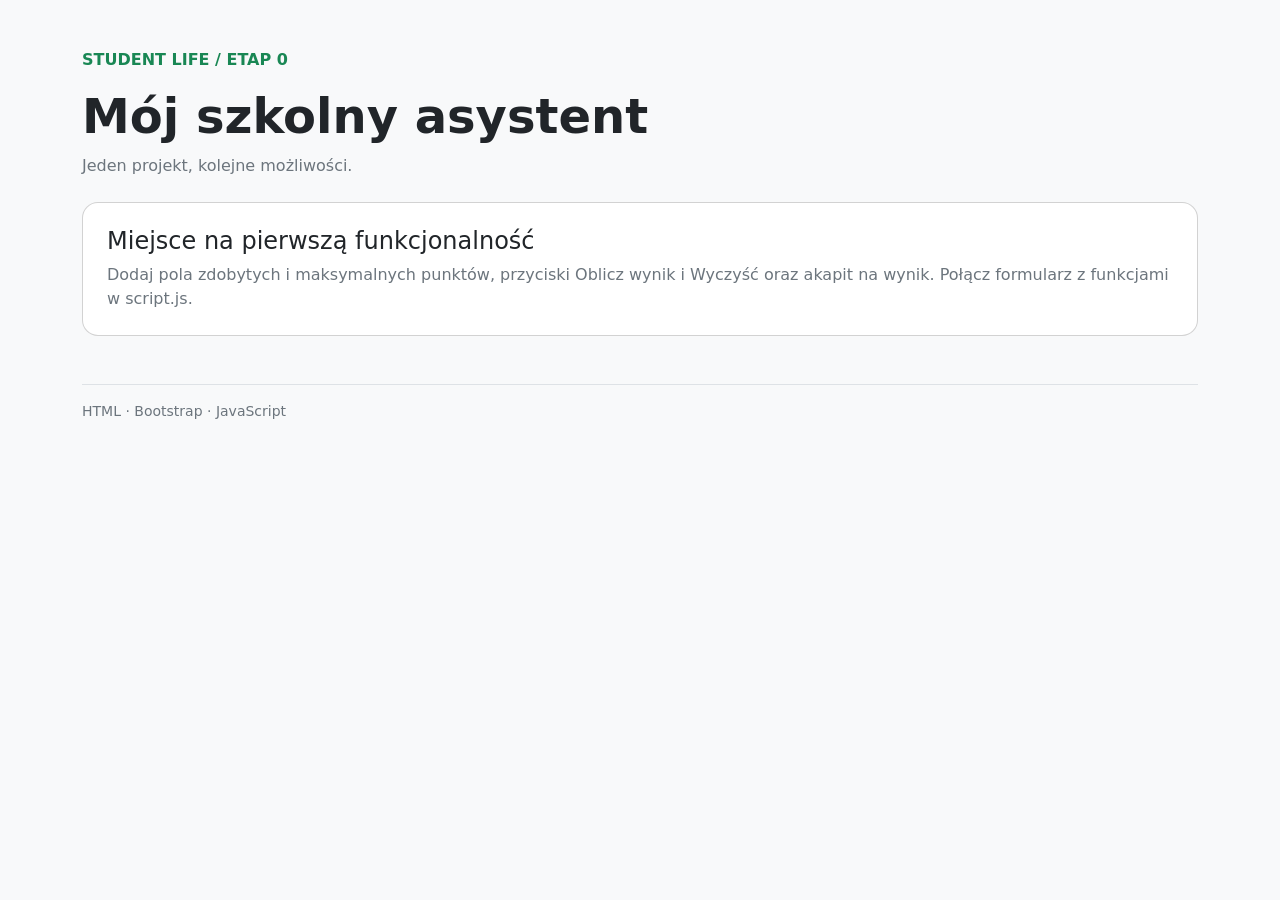
<file: index.html>
<!doctype html>
<html lang="pl">
<head>
  <meta charset="utf-8">
  <meta name="viewport" content="width=device-width, initial-scale=1">
  <title>Student Life — Etap 0</title>
  <link href="https://cdn.jsdelivr.net/npm/bootstrap@5.3.8/dist/css/bootstrap.min.css" rel="stylesheet" integrity="sha384-sRIl4kxILFvY47J16cr9ZwB07vP4J8+LH7qKQnuqkuIAvNWLzeN8tE5YBujZqJLB" crossorigin="anonymous">
  <link rel="stylesheet" href="styles.css">
  <script src="script.js" defer></script>
</head>
<body class="bg-body-tertiary">
  <main class="container py-5">
    <header class="mb-4">
      <p class="text-success fw-semibold">STUDENT LIFE / ETAP 0</p>
      <h1 class="display-5 fw-bold">Mój szkolny asystent</h1>
      <p class="text-secondary">Jeden projekt, kolejne możliwości.</p>
    </header>
    <!-- Tutaj podczas lekcji 1 dodaj formularz kalkulatora sprawdzianu. -->
    <section class="card rounded-4 p-4">
      <h2 class="h4">Miejsce na pierwszą funkcjonalność</h2>
      <p class="text-secondary mb-0">Dodaj pola zdobytych i maksymalnych punktów, przyciski Oblicz wynik i Wyczyść oraz akapit na wynik. Połącz formularz z funkcjami w script.js.</p>
    </section>
    <footer class="border-top mt-5 pt-3 small text-secondary">HTML · Bootstrap · JavaScript</footer>
  </main>
</body>
</html>
</file>
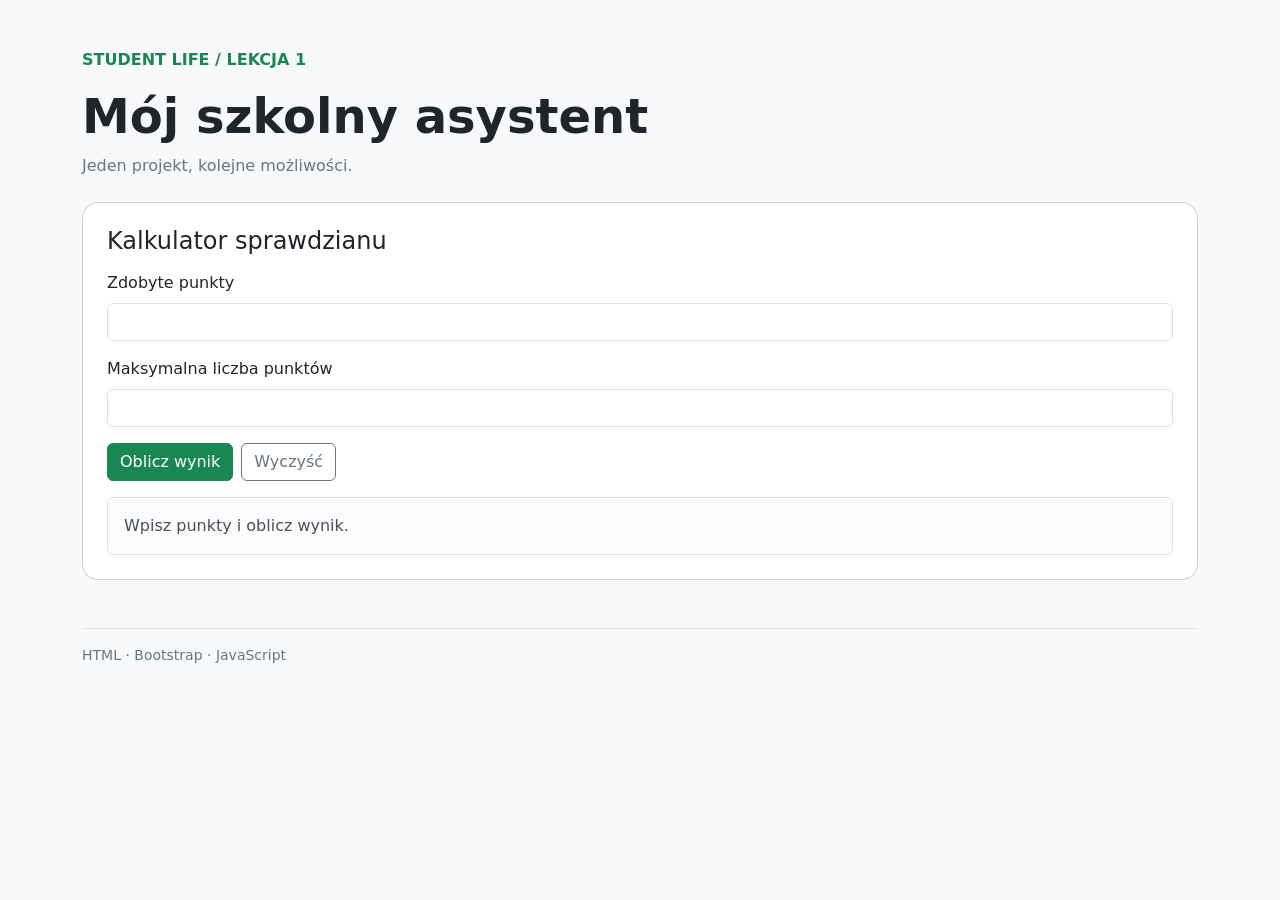
<file: lesson1/index.html>
<!doctype html>
<html lang="pl">
<head>
  <meta charset="utf-8">
  <meta name="viewport" content="width=device-width, initial-scale=1">
  <title>Student Life — Lekcja 1</title>
  <link href="https://cdn.jsdelivr.net/npm/bootstrap@5.3.8/dist/css/bootstrap.min.css" rel="stylesheet" integrity="sha384-sRIl4kxILFvY47J16cr9ZwB07vP4J8+LH7qKQnuqkuIAvNWLzeN8tE5YBujZqJLB" crossorigin="anonymous">
  <link rel="stylesheet" href="styles.css">
  <script src="script.js" defer></script>
</head>
<body class="bg-body-tertiary">
  <main class="container py-5">
    <header class="mb-4">
      <p class="text-success fw-semibold">STUDENT LIFE / LEKCJA 1</p>
      <h1 class="display-5 fw-bold">Mój szkolny asystent</h1>
      <p class="text-secondary">Jeden projekt, kolejne możliwości.</p>
    </header>
    <section class="card rounded-4 p-4 mb-4">
      <h2 class="h4 mb-3">Kalkulator sprawdzianu</h2>
      <form id="calculator-form" onsubmit="calculateResult(); return false;">
        <label class="form-label" for="points">Zdobyte punkty</label>
        <input class="form-control mb-3" id="points" type="number" min="0" step="any" required>
        <label class="form-label" for="maxPoints">Maksymalna liczba punktów</label>
        <input class="form-control mb-3" id="maxPoints" type="number" min="1" step="any" required>
        <div class="d-flex flex-wrap gap-2">
          <button class="btn btn-success" type="submit">Oblicz wynik</button>
          <button class="btn btn-outline-secondary" type="button" onclick="clearResult()">Wyczyść</button>
        </div>
      </form>
      <p id="result" class="alert alert-light border mt-3 mb-0" aria-live="polite">Wpisz punkty i oblicz wynik.</p>
    </section>
    <footer class="border-top mt-5 pt-3 small text-secondary">HTML · Bootstrap · JavaScript</footer>
  </main>
</body>
</html>
</file>
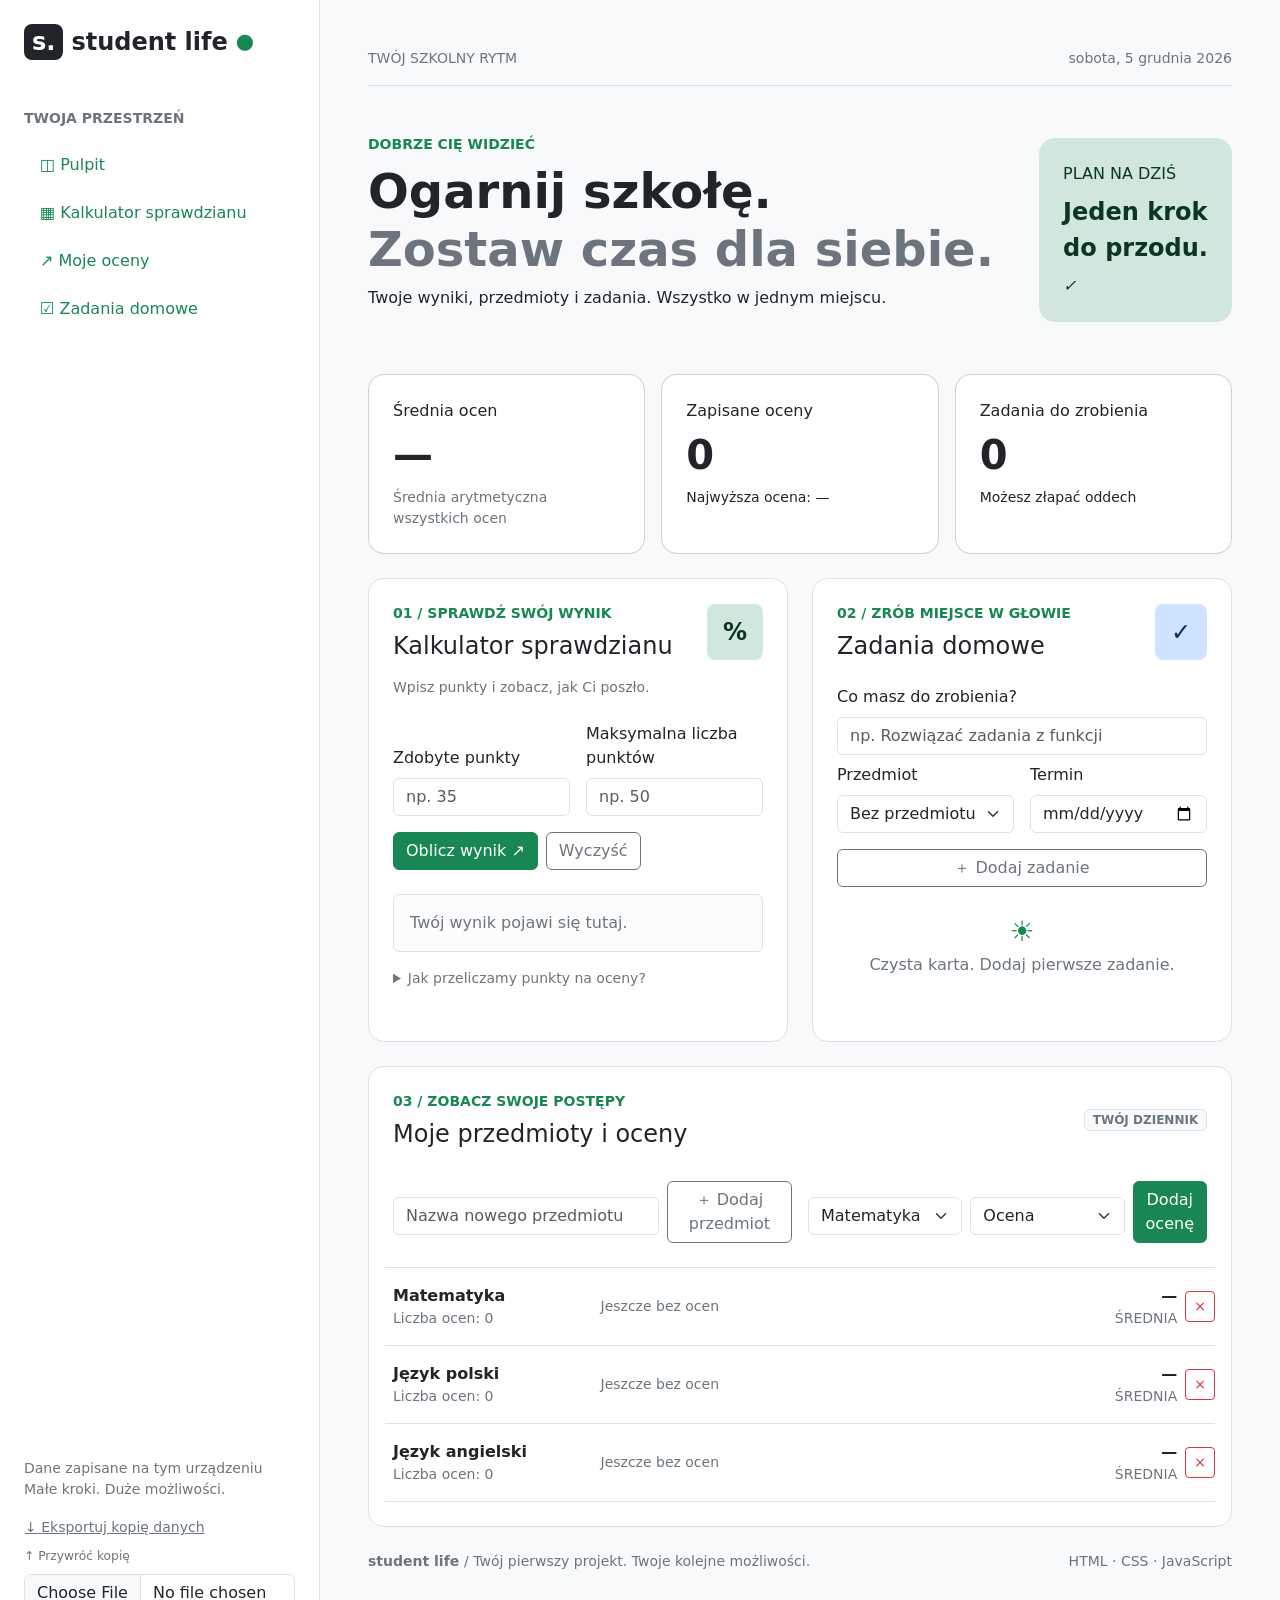
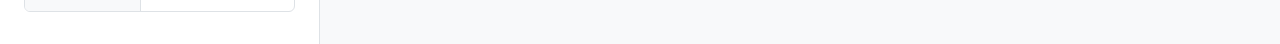
<file: lesson10/index.html>
<!doctype html>
<html lang="pl">
  <head>
    <meta charset="utf-8">
    <meta name="viewport" content="width=device-width, initial-scale=1">
    <meta name="description" content="Student Life — Twój osobisty organizer szkolny.">
    <title>
      Student Life — Twój szkolny rytm
    </title>
    <link href="https://cdn.jsdelivr.net/npm/bootstrap@5.3.8/dist/css/bootstrap.min.css" rel="stylesheet" integrity="sha384-sRIl4kxILFvY47J16cr9ZwB07vP4J8+LH7qKQnuqkuIAvNWLzeN8tE5YBujZqJLB" crossorigin="anonymous">
    <link rel="stylesheet" href="styles.css">
    <script src="script.js" defer>
    </script>
  </head>
  <body class="bg-body-tertiary">
    <div class="container-fluid">
      <div class="row min-vh-100">
        <aside class="col-lg-3 col-xxl-2 bg-white border-end p-4 d-flex flex-column">
          <a class="d-flex align-items-center gap-2 fs-4 fw-bold text-dark text-decoration-none" href="#overview">
            <span class="bg-dark text-white rounded-3 px-2">
              s.
            </span>
            student life
            <span class="text-success small">
              ●
            </span>
          </a>
          <p class="small text-secondary fw-semibold mt-5 mb-3">
            TWOJA PRZESTRZEŃ
          </p>
          <nav class="nav nav-pills flex-column gap-2">
            <a class="nav-link text-success" href="#overview">
              ◫
              <span>
                Pulpit
              </span>
            </a>
            <a class="nav-link text-success" href="#calculator">
              ▦
              <span>
                Kalkulator sprawdzianu
              </span>
            </a>
            <a class="nav-link text-success" href="#grades">
              ↗
              <span>
                Moje oceny
              </span>
            </a>
            <a class="nav-link text-success" href="#tasks">
              ☑
              <span>
                Zadania domowe
              </span>
            </a>
          </nav>
          <div class="mt-auto pt-4 small text-secondary">
            Dane zapisane na tym urządzeniu
            <p>
              Małe kroki. Duże możliwości.
            </p>
            <a id="download-data" hidden>
            </a>
            <button id="export-data" class="btn btn-link btn-sm text-secondary text-start p-0 d-block mb-2">
              ↓ Eksportuj kopię danych
            </button>
            <label class="form-label small">
              ↑ Przywróć kopię
              <input class="form-control mt-2" id="import-data" type="file" accept="application/json,.json">
            </label>
          </div>
        </aside>
        <main id="overview" class="col-lg-9 col-xxl-10 p-3 p-md-4 p-xl-5">
          <header class="d-flex justify-content-between gap-3 border-bottom pb-3 small text-secondary">
            <span>
              TWÓJ SZKOLNY RYTM
            </span>
            <time id="today">
            </time>
          </header>
          <section class="d-flex align-items-center justify-content-between gap-4 py-5">
            <div>
              <p class="small text-success fw-semibold mb-2">
                DOBRZE CIĘ WIDZIEĆ
              </p>
              <h1 class="display-5 fw-bold">
                Ogarnij szkołę.
                <br>
                <span class="text-secondary">
                  Zostaw czas dla siebie.
                </span>
              </h1>
              <p>
                Twoje wyniki, przedmioty i zadania. Wszystko w jednym miejscu.
              </p>
            </div>
            <div class="d-none d-xl-block bg-success-subtle rounded-4 p-4 text-success-emphasis" aria-hidden="true">
              <div class="d-flex flex-column gap-2">
                <span>
                  PLAN NA DZIŚ
                </span>
                <b class="fs-4">
                  Jeden krok
                  <br>
                  do przodu.
                </b>
                <i>
                  ✓
                </i>
              </div>
            </div>
          </section>
          <section class="row g-3 mb-4" aria-label="Podsumowanie">
            <div class="col-md-4">
              <article class="card h-100 rounded-4 p-4">
                <span>
                  Średnia ocen
                </span>
                <strong class="display-6 fw-semibold my-2" id="average">
                  —
                </strong>
                <small class="text-secondary">
                  Średnia arytmetyczna wszystkich ocen
                </small>
              </article>
            </div>
            <div class="col-md-4">
              <article class="card h-100 rounded-4 p-4">
                <span>
                  Zapisane oceny
                </span>
                <strong class="display-6 fw-semibold my-2" id="grade-count">
                  0
                </strong>
                <small id="best-grade">
                  Najwyższa ocena: —
                </small>
              </article>
            </div>
            <div class="col-md-4">
              <article class="card h-100 rounded-4 p-4">
                <span>
                  Zadania do zrobienia
                </span>
                <strong class="display-6 fw-semibold my-2" id="task-count">
                  0
                </strong>
                <small id="task-summary">
                  Możesz złapać oddech
                </small>
              </article>
            </div>
          </section>
          <div class="row g-4">
            <div class="col-xl-6">
              <section class="card border rounded-4 p-4 h-100" id="calculator">
                <div class="d-flex justify-content-between align-items-center gap-3">
                  <div>
                    <p class="small text-success fw-semibold mb-2">
                      01 / SPRAWDŹ SWÓJ WYNIK
                    </p>
                    <h2 class="h4 mb-0">
                      Kalkulator sprawdzianu
                    </h2>
                  </div>
                  <span class="badge bg-success-subtle text-success-emphasis fs-4 p-3 rounded-3">
                    %
                  </span>
                </div>
                <p class="small text-secondary mt-3 mb-4">
                  Wpisz punkty i zobacz, jak Ci poszło.
                </p>
                <form id="calculator-form" novalidate>
                  <div class="row g-3">
                    <label class="col-sm-6 d-flex flex-column justify-content-end">
                      Zdobyte punkty
                      <input class="form-control mt-2" id="points" type="number" min="0" step="any" placeholder="np. 35" inputmode="decimal">
                    </label>
                    <label class="col-sm-6 d-flex flex-column justify-content-end">
                      Maksymalna liczba punktów
                      <input class="form-control mt-2" id="maxPoints" type="number" min="0" step="any" placeholder="np. 50" inputmode="decimal">
                    </label>
                  </div>
                  <div class="d-flex flex-wrap align-items-end gap-2 mt-3">
                    <button class="btn btn-success" type="submit">
                      Oblicz wynik
                      <span>
                        ↗
                      </span>
                    </button>
                    <button class="btn btn-outline-secondary" type="button" id="clear-result">
                      Wyczyść
                    </button>
                  </div>
                </form>
                <!-- Struktura wyniku pozostaje w HTML. JS zmienia tekst i widoczność. -->
                <div id="result" class="alert alert-light border text-secondary mt-4 mb-0" aria-live="polite">
                  <p id="result-message" class="mb-0">
                    Twój wynik pojawi się tutaj.
                  </p>
                  <div id="result-details" hidden>
                    <strong id="result-percentage" class="d-block fs-3">
                    </strong>
                    <span id="result-status">
                    </span>
                    · Ocena:
                    <span id="result-grade">
                    </span>
                  </div>
                </div>
                <div id="save-result" class="mt-3" hidden>
                  <label class="form-label d-block">
                    Zapisz wynik w przedmiocie
                    <select class="form-select mt-2" id="result-subject">
                      <option value="">
                        Najpierw dodaj przedmiot
                      </option>
                    </select>
                  </label>
                  <button id="save-grade" class="btn btn-outline-secondary w-100 mt-2">
                    ＋ Dodaj ocenę do dziennika
                  </button>
                </div>
                <details class="small text-secondary mt-3">
                  <summary class="mb-3">
                    Jak przeliczamy punkty na oceny?
                  </summary>
                  <p>
                    Procent = punkty ÷ maksimum × 100. Zaliczenie: od 40%. Oceny: poniżej 40% → 1; od 40% → 2; od 55% → 3; od 70% → 4; od 85% → 5; od 95% → 6. To przykładowa skala kursowa. Oceny 2–6 oznaczają zaliczenie.
                  </p>
                  <form id="table-form" class="d-flex flex-wrap align-items-end gap-2 mt-3">
                    <label class="form-label d-block">
                      Krok tabeli (%)
                      <input class="form-control mt-2" id="table-step" type="number" value="10" min="1" max="100" step="1">
                    </label>
                    <button class="btn btn-outline-secondary">
                      Pokaż tabelę
                    </button>
                  </form>
                  <div id="score-table" class="table-responsive" hidden>
                    <table class="table table-sm table-striped mt-3">
                      <thead>
                        <tr>
                          <th scope="col">
                            Wynik
                          </th>
                          <th scope="col">
                            Ocena
                          </th>
                        </tr>
                      </thead>
                      <tbody id="score-table-body">
                      </tbody>
                    </table>
                  </div>
                </details>
              </section>
            </div>
            <div class="col-xl-6">
              <section class="card border rounded-4 p-4 h-100" id="tasks">
                <div class="d-flex justify-content-between align-items-center gap-3">
                  <div>
                    <p class="small text-success fw-semibold mb-2">
                      02 / ZRÓB MIEJSCE W GŁOWIE
                    </p>
                    <h2 class="h4 mb-0">
                      Zadania domowe
                    </h2>
                  </div>
                  <span class="badge bg-primary-subtle text-primary-emphasis fs-4 p-3 rounded-3">
                    ✓
                  </span>
                </div>
                <form id="task-form" class="mt-4" novalidate>
                  <label class="form-label d-block">
                    Co masz do zrobienia?
                    <input class="form-control mt-2" id="task-title" maxlength="160" placeholder="np. Rozwiązać zadania z funkcji">
                  </label>
                  <div class="row g-3">
                    <label class="col-sm-6 d-flex flex-column justify-content-end">
                      Przedmiot
                      <select class="form-select mt-2" id="task-subject">
                        <option value="">
                          Bez przedmiotu
                        </option>
                      </select>
                    </label>
                    <label class="col-sm-6 d-flex flex-column justify-content-end">
                      Termin
                      <input class="form-control mt-2" id="task-date" type="date">
                    </label>
                  </div>
                  <button class="btn btn-outline-secondary w-100 mt-3">
                    ＋ Dodaj zadanie
                  </button>
                </form>
                <div id="tasks-empty" class="text-center text-secondary py-4">
                  <b class="d-block fs-3 text-success" aria-hidden="true">
                    ☀
                  </b>
                  <span>
                    Czysta karta. Dodaj pierwsze zadanie.
                  </span>
                </div>
                <div id="task-list" class="mt-3">
                </div>
              </section>
            </div>
          </div>
          <section class="card border rounded-4 p-4 mt-4" id="grades">
            <div class="d-flex justify-content-between align-items-center gap-3">
              <div>
                <p class="small text-success fw-semibold mb-2">
                  03 / ZOBACZ SWOJE POSTĘPY
                </p>
                <h2 class="h4 mb-0">
                  Moje przedmioty i oceny
                </h2>
              </div>
              <span class="badge text-bg-light border text-secondary">
                TWÓJ DZIENNIK
              </span>
            </div>
            <div class="row g-3 mt-3 pb-4 border-bottom">
              <form id="subject-form" class="col-xl-6 d-flex flex-wrap flex-sm-nowrap align-items-center gap-2" novalidate>
                <label class="visually-hidden" for="subject-name">
                  Nazwa nowego przedmiotu
                </label>
                <input class="form-control mt-2" id="subject-name" maxlength="60" placeholder="Nazwa nowego przedmiotu">
                <button class="btn btn-outline-secondary">
                  ＋ Dodaj przedmiot
                </button>
              </form>
              <form id="grade-form" class="col-xl-6 d-flex flex-wrap flex-sm-nowrap align-items-center gap-2" novalidate>
                <label class="visually-hidden" for="grade-subject">
                  Przedmiot
                </label>
                <select class="form-select mt-2" id="grade-subject">
                  <option value="">
                    Najpierw dodaj przedmiot
                  </option>
                </select>
                <label class="visually-hidden" for="grade-value">
                  Ocena
                </label>
                <select class="form-select mt-2" id="grade-value">
                  <option value="">
                    Ocena
                  </option>
                  <option>
                    1
                  </option>
                  <option>
                    2
                  </option>
                  <option>
                    3
                  </option>
                  <option>
                    4
                  </option>
                  <option>
                    5
                  </option>
                  <option>
                    6
                  </option>
                </select>
                <button class="btn btn-success">
                  Dodaj ocenę
                </button>
              </form>
            </div>
            <p id="subjects-empty" class="text-center text-secondary py-4" hidden>
              Dodaj pierwszy przedmiot, aby zapisywać oceny.
            </p>
            <div id="subject-list">
            </div>
          </section>
          <footer class="d-flex flex-column flex-md-row justify-content-between gap-2 py-4 small text-secondary">
            <span>
              <b>
                student life
              </b>
              / Twój pierwszy projekt. Twoje kolejne możliwości.
            </span>
            <span>
              HTML · CSS · JavaScript
            </span>
          </footer>
          <div class="position-fixed bottom-0 start-50 translate-middle-x p-3 z-3">
            <p id="notification" class="alert alert-dark shadow mb-0" role="status" aria-live="polite" hidden>
            </p>
          </div>
        </main>
      </div>
    </div>
    <dialog id="delete-dialog" class="border rounded-4 p-4 shadow">
      <h2 class="h4 mb-0">
        Usunąć przedmiot?
      </h2>
      <p id="delete-description" class="text-secondary mt-3">
      </p>
      <div class="d-flex flex-wrap align-items-end gap-2 mt-3">
        <button id="cancel-delete" class="btn btn-outline-secondary">
          Anuluj
        </button>
        <button id="confirm-delete" class="btn btn-danger">
          Usuń przedmiot
        </button>
      </div>
    </dialog>
    <!-- Powtarzalna struktura też jest w HTML. JS klonuje szablon i uzupełnia dane. -->
    <template id="subject-template">
      <div class="row align-items-center g-3 py-3 border-bottom">
        <div class="col-7 col-sm-3 fw-semibold text-break">
          <span data-subject-name>
          </span>
          <small class="d-block text-secondary fw-normal">
            Liczba ocen:
            <span data-grade-count>
            </span>
          </small>
        </div>
        <div class="col-12 col-sm d-flex flex-wrap gap-2 order-1 order-sm-0" data-grade-list>
          <span class="small text-secondary" data-no-grades>
            Jeszcze bez ocen
          </span>
        </div>
        <div class="col-auto text-end fw-semibold">
          <span data-average>
            —
          </span>
          <small class="d-block text-secondary fw-normal">
            ŚREDNIA
          </small>
        </div>
        <button type="button" class="btn btn-sm btn-outline-danger ms-auto col-auto" data-remove-subject>
          ×
        </button>
      </div>
    </template>
    <template id="grade-template">
      <button type="button" class="btn btn-sm btn-outline-success" data-remove-grade>
      </button>
    </template>
    <template id="task-template">
      <div class="d-flex align-items-start gap-3 py-3 border-bottom">
        <input type="checkbox" class="form-check-input flex-shrink-0" data-task-done>
        <div class="flex-grow-1 text-break">
          <div class="text-break" data-task-title>
          </div>
          <div class="small text-secondary" data-task-meta>
            <span data-task-subject hidden>
            </span>
            <span data-task-date>
              Bez terminu
            </span>
            <span class="text-danger" data-task-overdue hidden>
              · Po terminie
            </span>
          </div>
        </div>
        <button type="button" class="btn btn-sm btn-outline-danger ms-auto" data-remove-task>
          ×
        </button>
      </div>
    </template>
    <template id="subject-option-template">
      <option>
      </option>
    </template>
    <template id="score-row-template">
      <tr>
        <td data-percentage>
        </td>
        <td data-score-grade>
        </td>
      </tr>
    </template>
    <noscript>
      <p class="alert alert-warning m-4">
        Włącz JavaScript, aby korzystać z obliczeń i zapisu danych. Formularze i wygląd strony są zdefiniowane w HTML.
      </p>
    </noscript>
  </body>
</html>
</file>
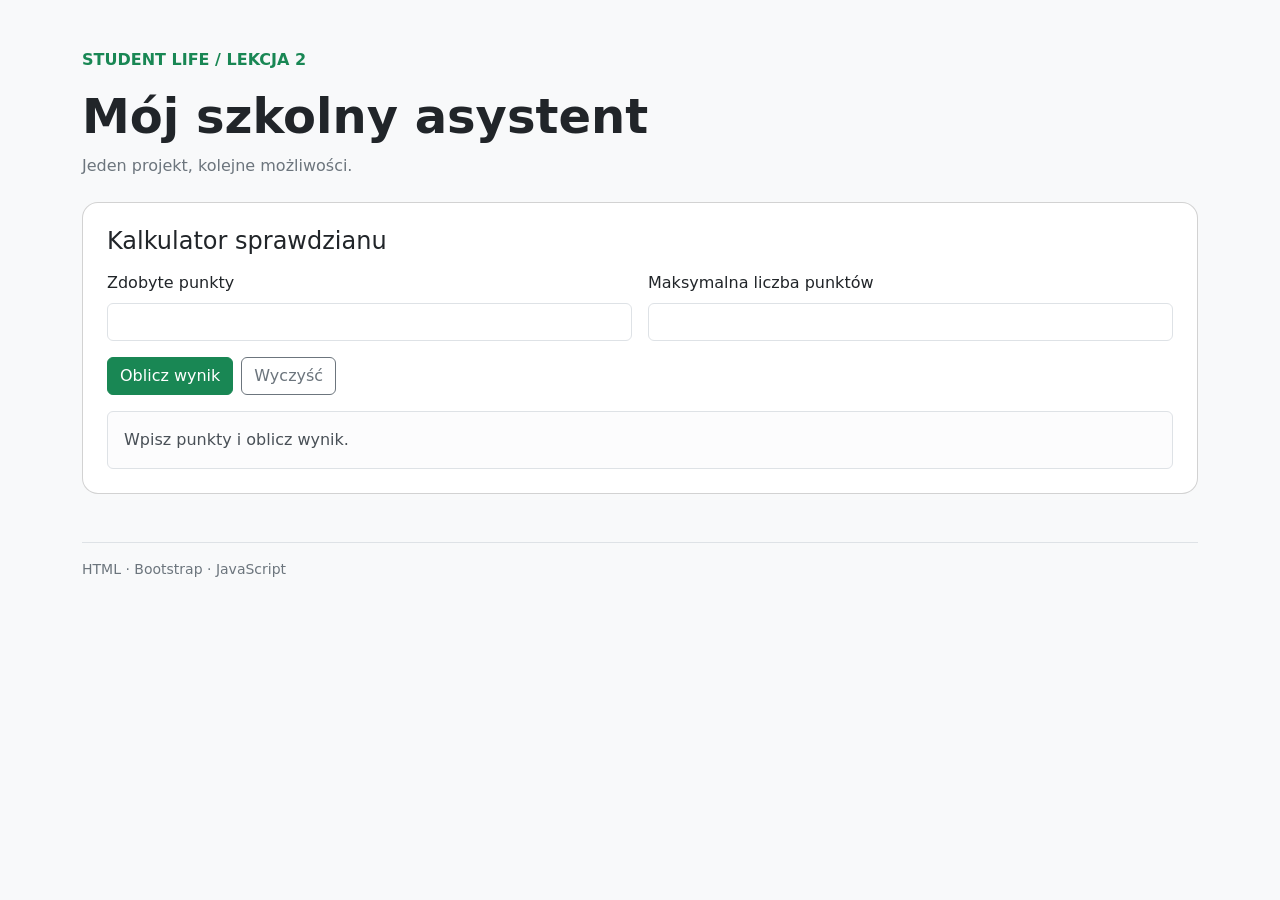
<file: lesson2/index.html>
<!doctype html>
<html lang="pl">
<head>
  <meta charset="utf-8">
  <meta name="viewport" content="width=device-width, initial-scale=1">
  <title>Student Life — Lekcja 2</title>
  <link href="https://cdn.jsdelivr.net/npm/bootstrap@5.3.8/dist/css/bootstrap.min.css" rel="stylesheet" integrity="sha384-sRIl4kxILFvY47J16cr9ZwB07vP4J8+LH7qKQnuqkuIAvNWLzeN8tE5YBujZqJLB" crossorigin="anonymous">
  <link rel="stylesheet" href="styles.css">
  <script src="script.js" defer></script>
</head>
<body class="bg-body-tertiary">
  <main class="container py-5">
    <header class="mb-4">
      <p class="text-success fw-semibold">STUDENT LIFE / LEKCJA 2</p>
      <h1 class="display-5 fw-bold">Mój szkolny asystent</h1>
      <p class="text-secondary">Jeden projekt, kolejne możliwości.</p>
    </header>
    <section class="card rounded-4 p-4 mb-4">
      <h2 class="h4 mb-3">Kalkulator sprawdzianu</h2>
      <div class="row g-3">
        <div class="col-sm-6">
        <label class="form-label d-block" for="points">Zdobyte punkty</label>
        <input class="form-control mb-3" id="points" type="number" min="0" step="any">
        </div>
        <div class="col-sm-6">
        <label class="form-label d-block" for="maxPoints">Maksymalna liczba punktów</label>
        <input class="form-control mb-3" id="maxPoints" type="number" min="0" step="any">
        </div>
      </div>
      <div class="d-flex flex-wrap gap-2">
        <button class="btn btn-success" onclick="calculateResult('')">Oblicz wynik</button>
        <button class="btn btn-outline-secondary" onclick="clearResult('')">Wyczyść</button>
      </div>
      <p id="result" class="alert alert-light border mt-3 mb-0" aria-live="polite">Wpisz punkty i oblicz wynik.</p>
    </section>
    <footer class="border-top mt-5 pt-3 small text-secondary">HTML · Bootstrap · JavaScript</footer>
  </main>
</body>
</html>
</file>
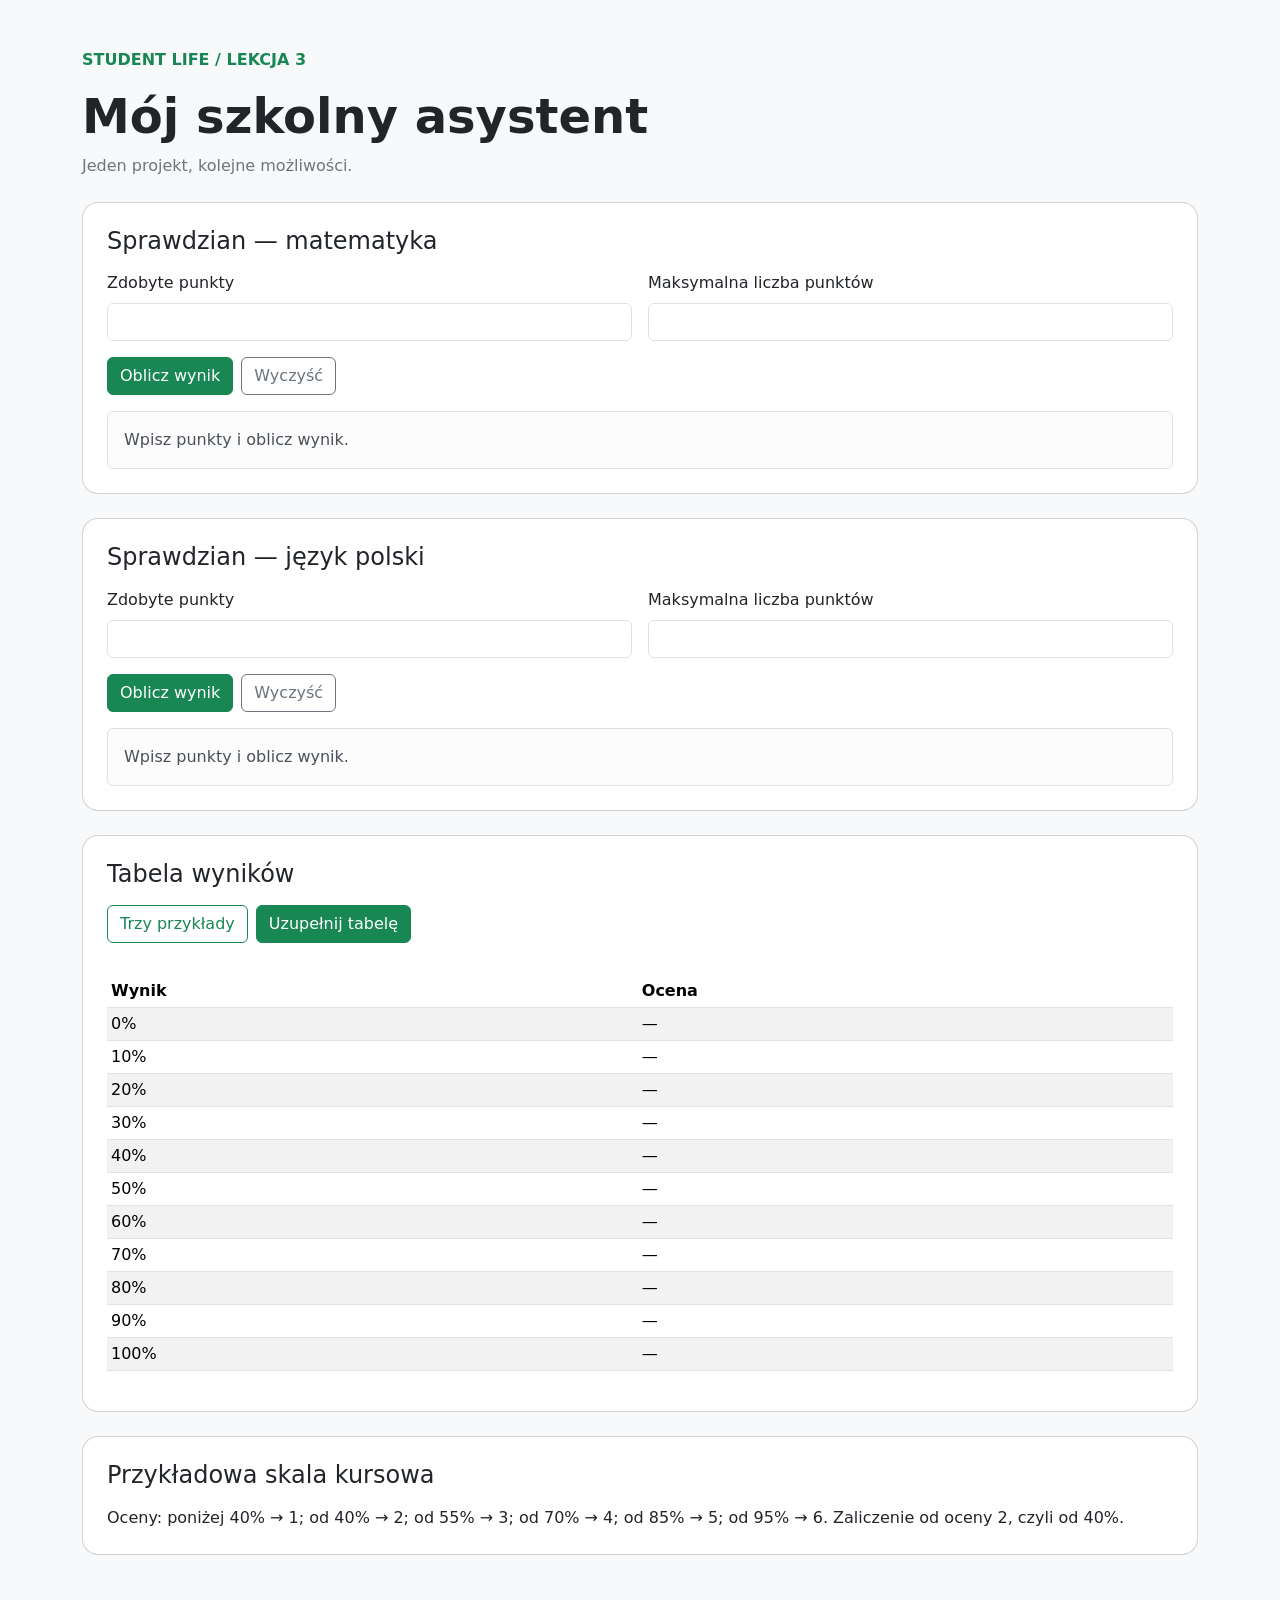
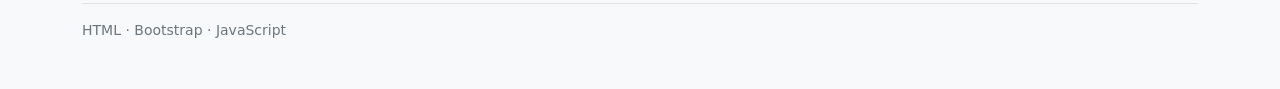
<file: lesson3/index.html>
<!doctype html>
<html lang="pl">
<head>
  <meta charset="utf-8">
  <meta name="viewport" content="width=device-width, initial-scale=1">
  <title>Student Life — Lekcja 3</title>
  <link href="https://cdn.jsdelivr.net/npm/bootstrap@5.3.8/dist/css/bootstrap.min.css" rel="stylesheet" integrity="sha384-sRIl4kxILFvY47J16cr9ZwB07vP4J8+LH7qKQnuqkuIAvNWLzeN8tE5YBujZqJLB" crossorigin="anonymous">
  <link rel="stylesheet" href="styles.css">
  <script src="script.js" defer></script>
</head>
<body class="bg-body-tertiary">
  <main class="container py-5">
    <header class="mb-4">
      <p class="text-success fw-semibold">STUDENT LIFE / LEKCJA 3</p>
      <h1 class="display-5 fw-bold">Mój szkolny asystent</h1>
      <p class="text-secondary">Jeden projekt, kolejne możliwości.</p>
    </header>
    <section class="card rounded-4 p-4 mb-4">
      <h2 class="h4 mb-3">Sprawdzian — matematyka</h2>
      <div class="row g-3">
        <div class="col-sm-6">
        <label class="form-label d-block" for="math-points">Zdobyte punkty</label>
        <input class="form-control mb-3" id="math-points" type="number" min="0" step="any">
        </div>
        <div class="col-sm-6">
        <label class="form-label d-block" for="math-maxPoints">Maksymalna liczba punktów</label>
        <input class="form-control mb-3" id="math-maxPoints" type="number" min="0" step="any">
        </div>
      </div>
      <div class="d-flex flex-wrap gap-2">
        <button class="btn btn-success" onclick="calculateResult('math-')">Oblicz wynik</button>
        <button class="btn btn-outline-secondary" onclick="clearResult('math-')">Wyczyść</button>
      </div>
      <p id="math-result" class="alert alert-light border mt-3 mb-0" aria-live="polite">Wpisz punkty i oblicz wynik.</p>
    </section>    <section class="card rounded-4 p-4 mb-4">
      <h2 class="h4 mb-3">Sprawdzian — język polski</h2>
      <div class="row g-3">
        <div class="col-sm-6">
        <label class="form-label d-block" for="polish-points">Zdobyte punkty</label>
        <input class="form-control mb-3" id="polish-points" type="number" min="0" step="any">
        </div>
        <div class="col-sm-6">
        <label class="form-label d-block" for="polish-maxPoints">Maksymalna liczba punktów</label>
        <input class="form-control mb-3" id="polish-maxPoints" type="number" min="0" step="any">
        </div>
      </div>
      <div class="d-flex flex-wrap gap-2">
        <button class="btn btn-success" onclick="calculateResult('polish-')">Oblicz wynik</button>
        <button class="btn btn-outline-secondary" onclick="clearResult('polish-')">Wyczyść</button>
      </div>
      <p id="polish-result" class="alert alert-light border mt-3 mb-0" aria-live="polite">Wpisz punkty i oblicz wynik.</p>
    </section>    <section class="card rounded-4 p-4 mb-4">
      <h2 class="h4 mb-3">Tabela wyników</h2>
      <div class="d-flex flex-wrap gap-2 mb-3">
        <button class="btn btn-outline-success" onclick="showExamples()">Trzy przykłady</button>
        <button class="btn btn-success" onclick="generateTable()">Uzupełnij tabelę</button>
      </div>
      <p id="examples" aria-live="polite"></p>
      <table class="table table-striped table-sm">
        <thead><tr><th scope="col">Wynik</th><th scope="col">Ocena</th></tr></thead>
        <tbody>
          <tr><td>0%</td><td id="table-grade-0">—</td></tr>
          <tr><td>10%</td><td id="table-grade-10">—</td></tr>
          <tr><td>20%</td><td id="table-grade-20">—</td></tr>
          <tr><td>30%</td><td id="table-grade-30">—</td></tr>
          <tr><td>40%</td><td id="table-grade-40">—</td></tr>
          <tr><td>50%</td><td id="table-grade-50">—</td></tr>
          <tr><td>60%</td><td id="table-grade-60">—</td></tr>
          <tr><td>70%</td><td id="table-grade-70">—</td></tr>
          <tr><td>80%</td><td id="table-grade-80">—</td></tr>
          <tr><td>90%</td><td id="table-grade-90">—</td></tr>
          <tr><td>100%</td><td id="table-grade-100">—</td></tr>
        </tbody>
      </table>
    </section>    <section class="card rounded-4 p-4 mb-4">
      <h2 class="h4 mb-3">Przykładowa skala kursowa</h2>
      <p class="mb-0">Oceny: poniżej 40% → 1; od 40% → 2; od 55% → 3; od 70% → 4; od 85% → 5; od 95% → 6. Zaliczenie od oceny 2, czyli od 40%.</p>
    </section>
    <footer class="border-top mt-5 pt-3 small text-secondary">HTML · Bootstrap · JavaScript</footer>
  </main>
</body>
</html>
</file>
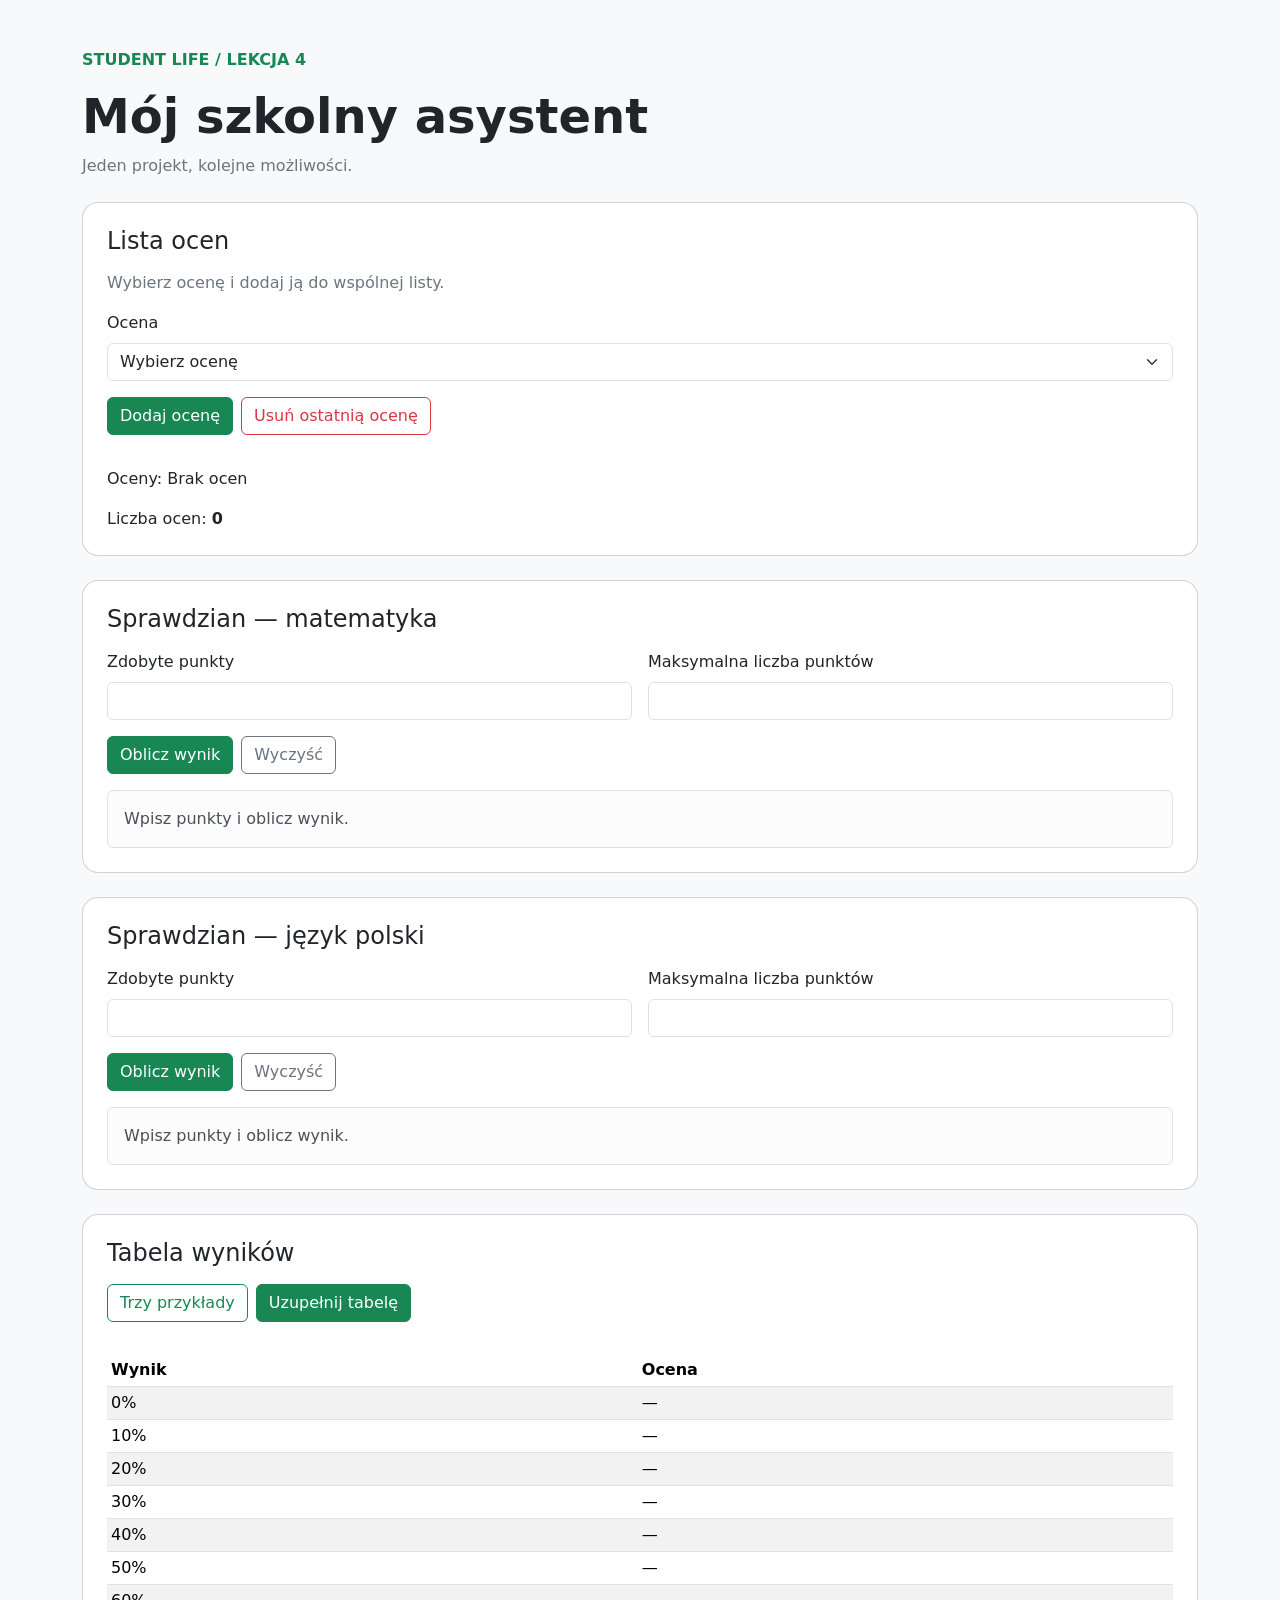
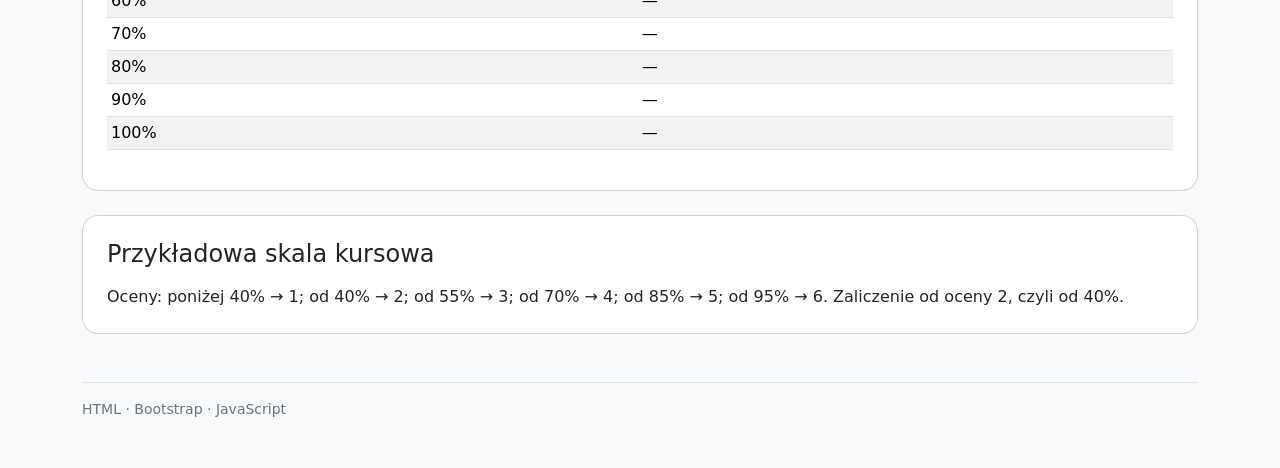
<file: lesson4/index.html>
<!doctype html>
<html lang="pl">
<head>
  <meta charset="utf-8">
  <meta name="viewport" content="width=device-width, initial-scale=1">
  <title>Student Life — Lekcja 4</title>
  <link href="https://cdn.jsdelivr.net/npm/bootstrap@5.3.8/dist/css/bootstrap.min.css" rel="stylesheet" integrity="sha384-sRIl4kxILFvY47J16cr9ZwB07vP4J8+LH7qKQnuqkuIAvNWLzeN8tE5YBujZqJLB" crossorigin="anonymous">
  <link rel="stylesheet" href="styles.css">
  <script src="script.js" defer></script>
</head>
<body class="bg-body-tertiary">
  <main class="container py-5">
    <header class="mb-4">
      <p class="text-success fw-semibold">STUDENT LIFE / LEKCJA 4</p>
      <h1 class="display-5 fw-bold">Mój szkolny asystent</h1>
      <p class="text-secondary">Jeden projekt, kolejne możliwości.</p>
    </header>
    <section class="card rounded-4 p-4 mb-4">
      <h2 class="h4 mb-3">Lista ocen</h2>
      <p class="text-secondary">Wybierz ocenę i dodaj ją do wspólnej listy.</p>
      <label class="form-label" for="grade-value">Ocena</label>
      <select class="form-select mb-3" id="grade-value">
        <option value="">Wybierz ocenę</option>
        <option value="1">1</option>
        <option value="2">2</option>
        <option value="3">3</option>
        <option value="4">4</option>
        <option value="5">5</option>
        <option value="6">6</option>
      </select>
      <div class="d-flex flex-wrap gap-2">
        <button class="btn btn-success" onclick="addGrade()">Dodaj ocenę</button>
        <button class="btn btn-outline-danger" onclick="removeLastGrade()">Usuń ostatnią ocenę</button>
      </div>
      <p id="grade-message" class="text-danger mt-3" aria-live="polite"></p>
      <p>Oceny: <span id="grade-list">Brak ocen</span></p>
      <p class="mb-0">Liczba ocen: <strong id="grade-count">0</strong></p>
    </section>

    <section class="card rounded-4 p-4 mb-4">
      <h2 class="h4 mb-3">Sprawdzian — matematyka</h2>
      <div class="row g-3">
        <div class="col-sm-6">
        <label class="form-label d-block" for="math-points">Zdobyte punkty</label>
        <input class="form-control mb-3" id="math-points" type="number" min="0" step="any">
        </div>
        <div class="col-sm-6">
        <label class="form-label d-block" for="math-maxPoints">Maksymalna liczba punktów</label>
        <input class="form-control mb-3" id="math-maxPoints" type="number" min="0" step="any">
        </div>
      </div>
      <div class="d-flex flex-wrap gap-2">
        <button class="btn btn-success" onclick="calculateResult('math-')">Oblicz wynik</button>
        <button class="btn btn-outline-secondary" onclick="clearResult('math-')">Wyczyść</button>
      </div>
      <p id="math-result" class="alert alert-light border mt-3 mb-0" aria-live="polite">Wpisz punkty i oblicz wynik.</p>
    </section>

    <section class="card rounded-4 p-4 mb-4">
      <h2 class="h4 mb-3">Sprawdzian — język polski</h2>
      <div class="row g-3">
        <div class="col-sm-6">
        <label class="form-label d-block" for="polish-points">Zdobyte punkty</label>
        <input class="form-control mb-3" id="polish-points" type="number" min="0" step="any">
        </div>
        <div class="col-sm-6">
        <label class="form-label d-block" for="polish-maxPoints">Maksymalna liczba punktów</label>
        <input class="form-control mb-3" id="polish-maxPoints" type="number" min="0" step="any">
        </div>
      </div>
      <div class="d-flex flex-wrap gap-2">
        <button class="btn btn-success" onclick="calculateResult('polish-')">Oblicz wynik</button>
        <button class="btn btn-outline-secondary" onclick="clearResult('polish-')">Wyczyść</button>
      </div>
      <p id="polish-result" class="alert alert-light border mt-3 mb-0" aria-live="polite">Wpisz punkty i oblicz wynik.</p>
    </section>

    <section class="card rounded-4 p-4 mb-4">
      <h2 class="h4 mb-3">Tabela wyników</h2>
      <div class="d-flex flex-wrap gap-2 mb-3">
        <button class="btn btn-outline-success" onclick="showExamples()">Trzy przykłady</button>
        <button class="btn btn-success" onclick="generateTable()">Uzupełnij tabelę</button>
      </div>
      <p id="examples" aria-live="polite"></p>
      <table class="table table-striped table-sm">
        <thead><tr><th scope="col">Wynik</th><th scope="col">Ocena</th></tr></thead>
        <tbody>
          <tr><td>0%</td><td id="table-grade-0">—</td></tr>
          <tr><td>10%</td><td id="table-grade-10">—</td></tr>
          <tr><td>20%</td><td id="table-grade-20">—</td></tr>
          <tr><td>30%</td><td id="table-grade-30">—</td></tr>
          <tr><td>40%</td><td id="table-grade-40">—</td></tr>
          <tr><td>50%</td><td id="table-grade-50">—</td></tr>
          <tr><td>60%</td><td id="table-grade-60">—</td></tr>
          <tr><td>70%</td><td id="table-grade-70">—</td></tr>
          <tr><td>80%</td><td id="table-grade-80">—</td></tr>
          <tr><td>90%</td><td id="table-grade-90">—</td></tr>
          <tr><td>100%</td><td id="table-grade-100">—</td></tr>
        </tbody>
      </table>
    </section>

    <section class="card rounded-4 p-4 mb-4">
      <h2 class="h4 mb-3">Przykładowa skala kursowa</h2>
      <p class="mb-0">Oceny: poniżej 40% → 1; od 40% → 2; od 55% → 3; od 70% → 4; od 85% → 5; od 95% → 6. Zaliczenie od oceny 2, czyli od 40%.</p>
    </section>
    <footer class="border-top mt-5 pt-3 small text-secondary">HTML · Bootstrap · JavaScript</footer>
  </main>
</body>
</html>
</file>
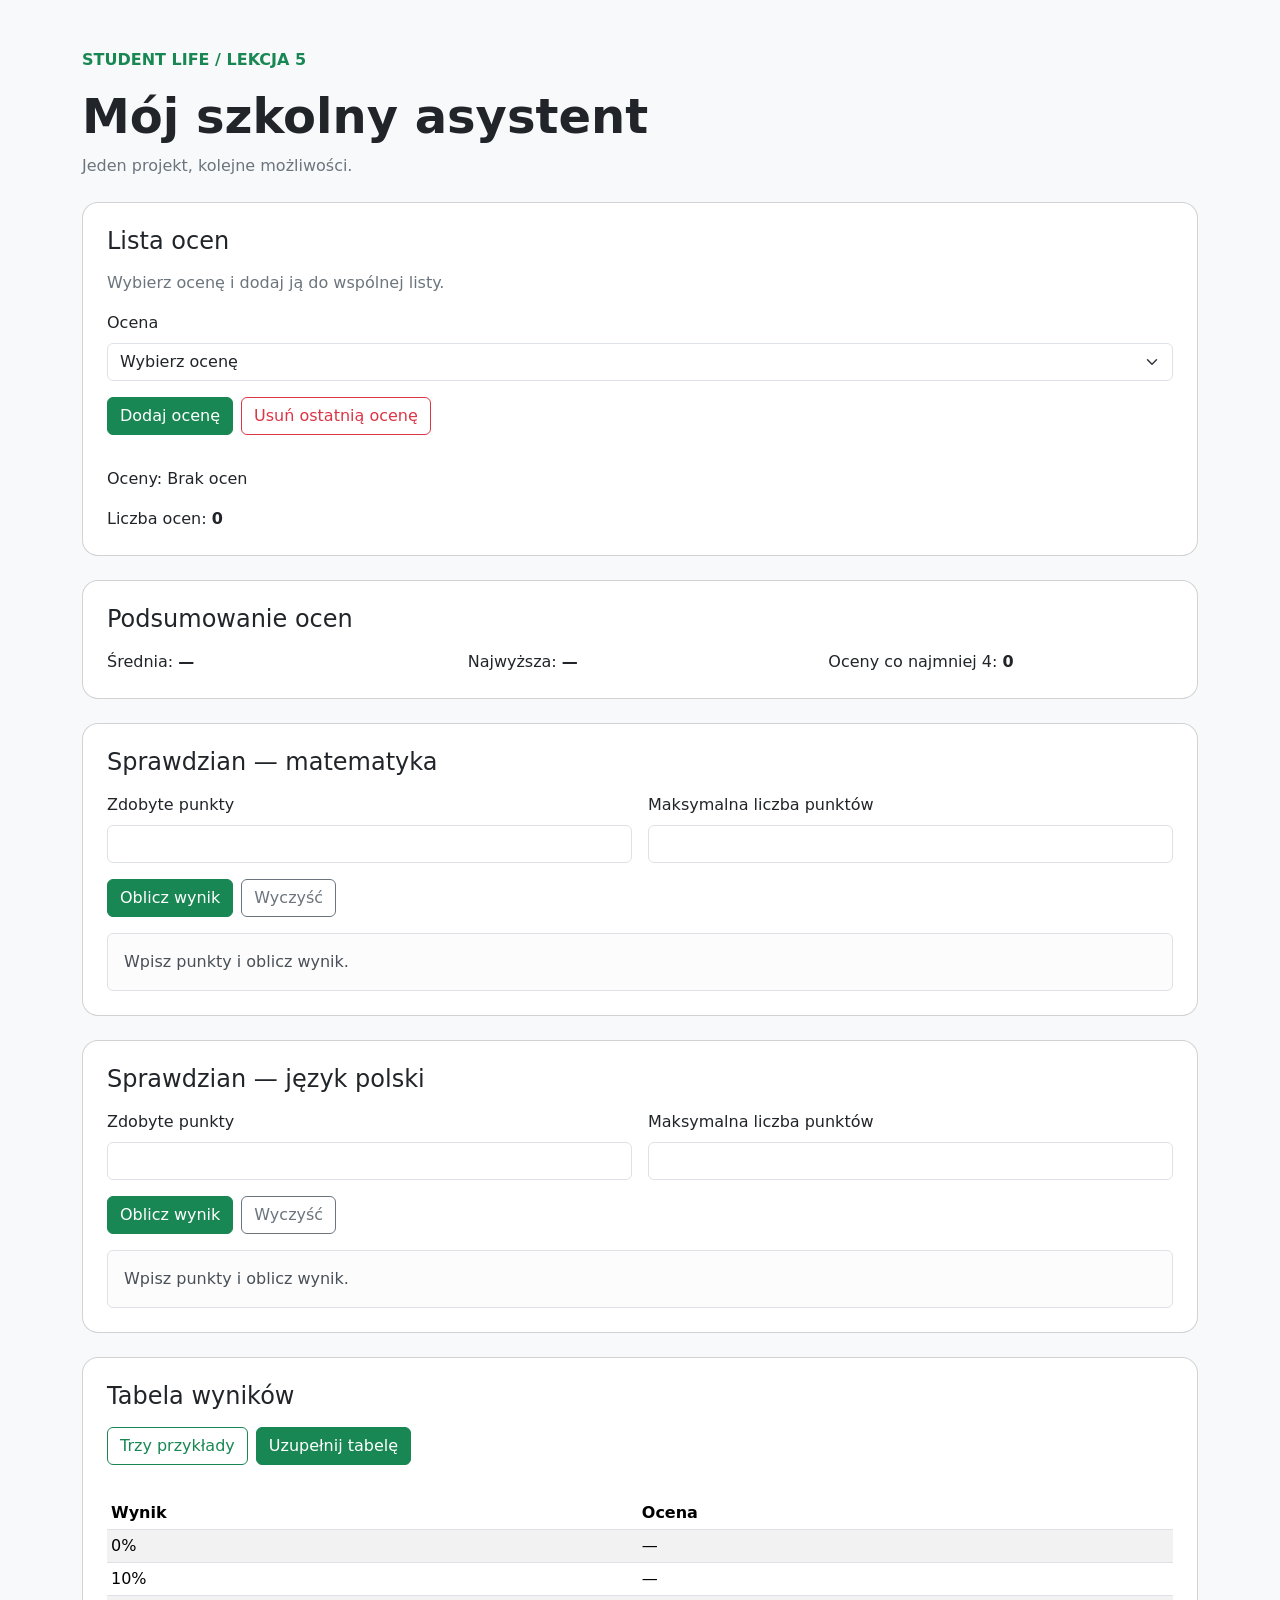
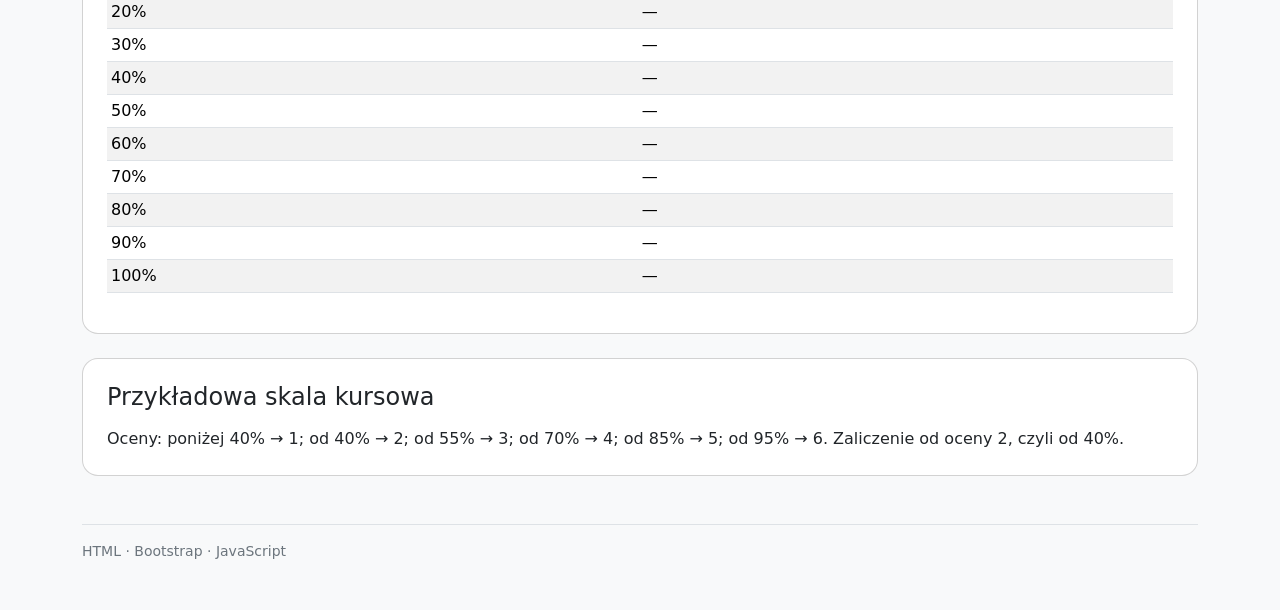
<file: lesson5/index.html>
<!doctype html>
<html lang="pl">
<head>
  <meta charset="utf-8">
  <meta name="viewport" content="width=device-width, initial-scale=1">
  <title>Student Life — Lekcja 5</title>
  <link href="https://cdn.jsdelivr.net/npm/bootstrap@5.3.8/dist/css/bootstrap.min.css" rel="stylesheet" integrity="sha384-sRIl4kxILFvY47J16cr9ZwB07vP4J8+LH7qKQnuqkuIAvNWLzeN8tE5YBujZqJLB" crossorigin="anonymous">
  <link rel="stylesheet" href="styles.css">
  <script src="script.js" defer></script>
</head>
<body class="bg-body-tertiary">
  <main class="container py-5">
    <header class="mb-4">
      <p class="text-success fw-semibold">STUDENT LIFE / LEKCJA 5</p>
      <h1 class="display-5 fw-bold">Mój szkolny asystent</h1>
      <p class="text-secondary">Jeden projekt, kolejne możliwości.</p>
    </header>
    <section class="card rounded-4 p-4 mb-4">
      <h2 class="h4 mb-3">Lista ocen</h2>
      <p class="text-secondary">Wybierz ocenę i dodaj ją do wspólnej listy.</p>
      <label class="form-label" for="grade-value">Ocena</label>
      <select class="form-select mb-3" id="grade-value">
        <option value="">Wybierz ocenę</option>
        <option value="1">1</option>
        <option value="2">2</option>
        <option value="3">3</option>
        <option value="4">4</option>
        <option value="5">5</option>
        <option value="6">6</option>
      </select>
      <div class="d-flex flex-wrap gap-2">
        <button class="btn btn-success" onclick="addGrade()">Dodaj ocenę</button>
        <button class="btn btn-outline-danger" onclick="removeLastGrade()">Usuń ostatnią ocenę</button>
      </div>
      <p id="grade-message" class="text-danger mt-3" aria-live="polite"></p>
      <p>Oceny: <span id="grade-list">Brak ocen</span></p>
      <p class="mb-0">Liczba ocen: <strong id="grade-count">0</strong></p>
    </section>
    <section class="card rounded-4 p-4 mb-4">
      <h2 class="h4 mb-3">Podsumowanie ocen</h2>
      <div class="row g-3">
        <p class="col-sm-4 mb-0">Średnia: <strong id="average">—</strong></p>
        <p class="col-sm-4 mb-0">Najwyższa: <strong id="best-grade">—</strong></p>
        <p class="col-sm-4 mb-0">Oceny co najmniej 4: <strong id="good-count">0</strong></p>
      </div>
    </section>

    <section class="card rounded-4 p-4 mb-4">
      <h2 class="h4 mb-3">Sprawdzian — matematyka</h2>
      <div class="row g-3">
        <div class="col-sm-6">
        <label class="form-label d-block" for="math-points">Zdobyte punkty</label>
        <input class="form-control mb-3" id="math-points" type="number" min="0" step="any">
        </div>
        <div class="col-sm-6">
        <label class="form-label d-block" for="math-maxPoints">Maksymalna liczba punktów</label>
        <input class="form-control mb-3" id="math-maxPoints" type="number" min="0" step="any">
        </div>
      </div>
      <div class="d-flex flex-wrap gap-2">
        <button class="btn btn-success" onclick="calculateResult('math-')">Oblicz wynik</button>
        <button class="btn btn-outline-secondary" onclick="clearResult('math-')">Wyczyść</button>
      </div>
      <p id="math-result" class="alert alert-light border mt-3 mb-0" aria-live="polite">Wpisz punkty i oblicz wynik.</p>
    </section>

    <section class="card rounded-4 p-4 mb-4">
      <h2 class="h4 mb-3">Sprawdzian — język polski</h2>
      <div class="row g-3">
        <div class="col-sm-6">
        <label class="form-label d-block" for="polish-points">Zdobyte punkty</label>
        <input class="form-control mb-3" id="polish-points" type="number" min="0" step="any">
        </div>
        <div class="col-sm-6">
        <label class="form-label d-block" for="polish-maxPoints">Maksymalna liczba punktów</label>
        <input class="form-control mb-3" id="polish-maxPoints" type="number" min="0" step="any">
        </div>
      </div>
      <div class="d-flex flex-wrap gap-2">
        <button class="btn btn-success" onclick="calculateResult('polish-')">Oblicz wynik</button>
        <button class="btn btn-outline-secondary" onclick="clearResult('polish-')">Wyczyść</button>
      </div>
      <p id="polish-result" class="alert alert-light border mt-3 mb-0" aria-live="polite">Wpisz punkty i oblicz wynik.</p>
    </section>

    <section class="card rounded-4 p-4 mb-4">
      <h2 class="h4 mb-3">Tabela wyników</h2>
      <div class="d-flex flex-wrap gap-2 mb-3">
        <button class="btn btn-outline-success" onclick="showExamples()">Trzy przykłady</button>
        <button class="btn btn-success" onclick="generateTable()">Uzupełnij tabelę</button>
      </div>
      <p id="examples" aria-live="polite"></p>
      <table class="table table-striped table-sm">
        <thead><tr><th scope="col">Wynik</th><th scope="col">Ocena</th></tr></thead>
        <tbody>
          <tr><td>0%</td><td id="table-grade-0">—</td></tr>
          <tr><td>10%</td><td id="table-grade-10">—</td></tr>
          <tr><td>20%</td><td id="table-grade-20">—</td></tr>
          <tr><td>30%</td><td id="table-grade-30">—</td></tr>
          <tr><td>40%</td><td id="table-grade-40">—</td></tr>
          <tr><td>50%</td><td id="table-grade-50">—</td></tr>
          <tr><td>60%</td><td id="table-grade-60">—</td></tr>
          <tr><td>70%</td><td id="table-grade-70">—</td></tr>
          <tr><td>80%</td><td id="table-grade-80">—</td></tr>
          <tr><td>90%</td><td id="table-grade-90">—</td></tr>
          <tr><td>100%</td><td id="table-grade-100">—</td></tr>
        </tbody>
      </table>
    </section>

    <section class="card rounded-4 p-4 mb-4">
      <h2 class="h4 mb-3">Przykładowa skala kursowa</h2>
      <p class="mb-0">Oceny: poniżej 40% → 1; od 40% → 2; od 55% → 3; od 70% → 4; od 85% → 5; od 95% → 6. Zaliczenie od oceny 2, czyli od 40%.</p>
    </section>
    <footer class="border-top mt-5 pt-3 small text-secondary">HTML · Bootstrap · JavaScript</footer>
  </main>
</body>
</html>
</file>
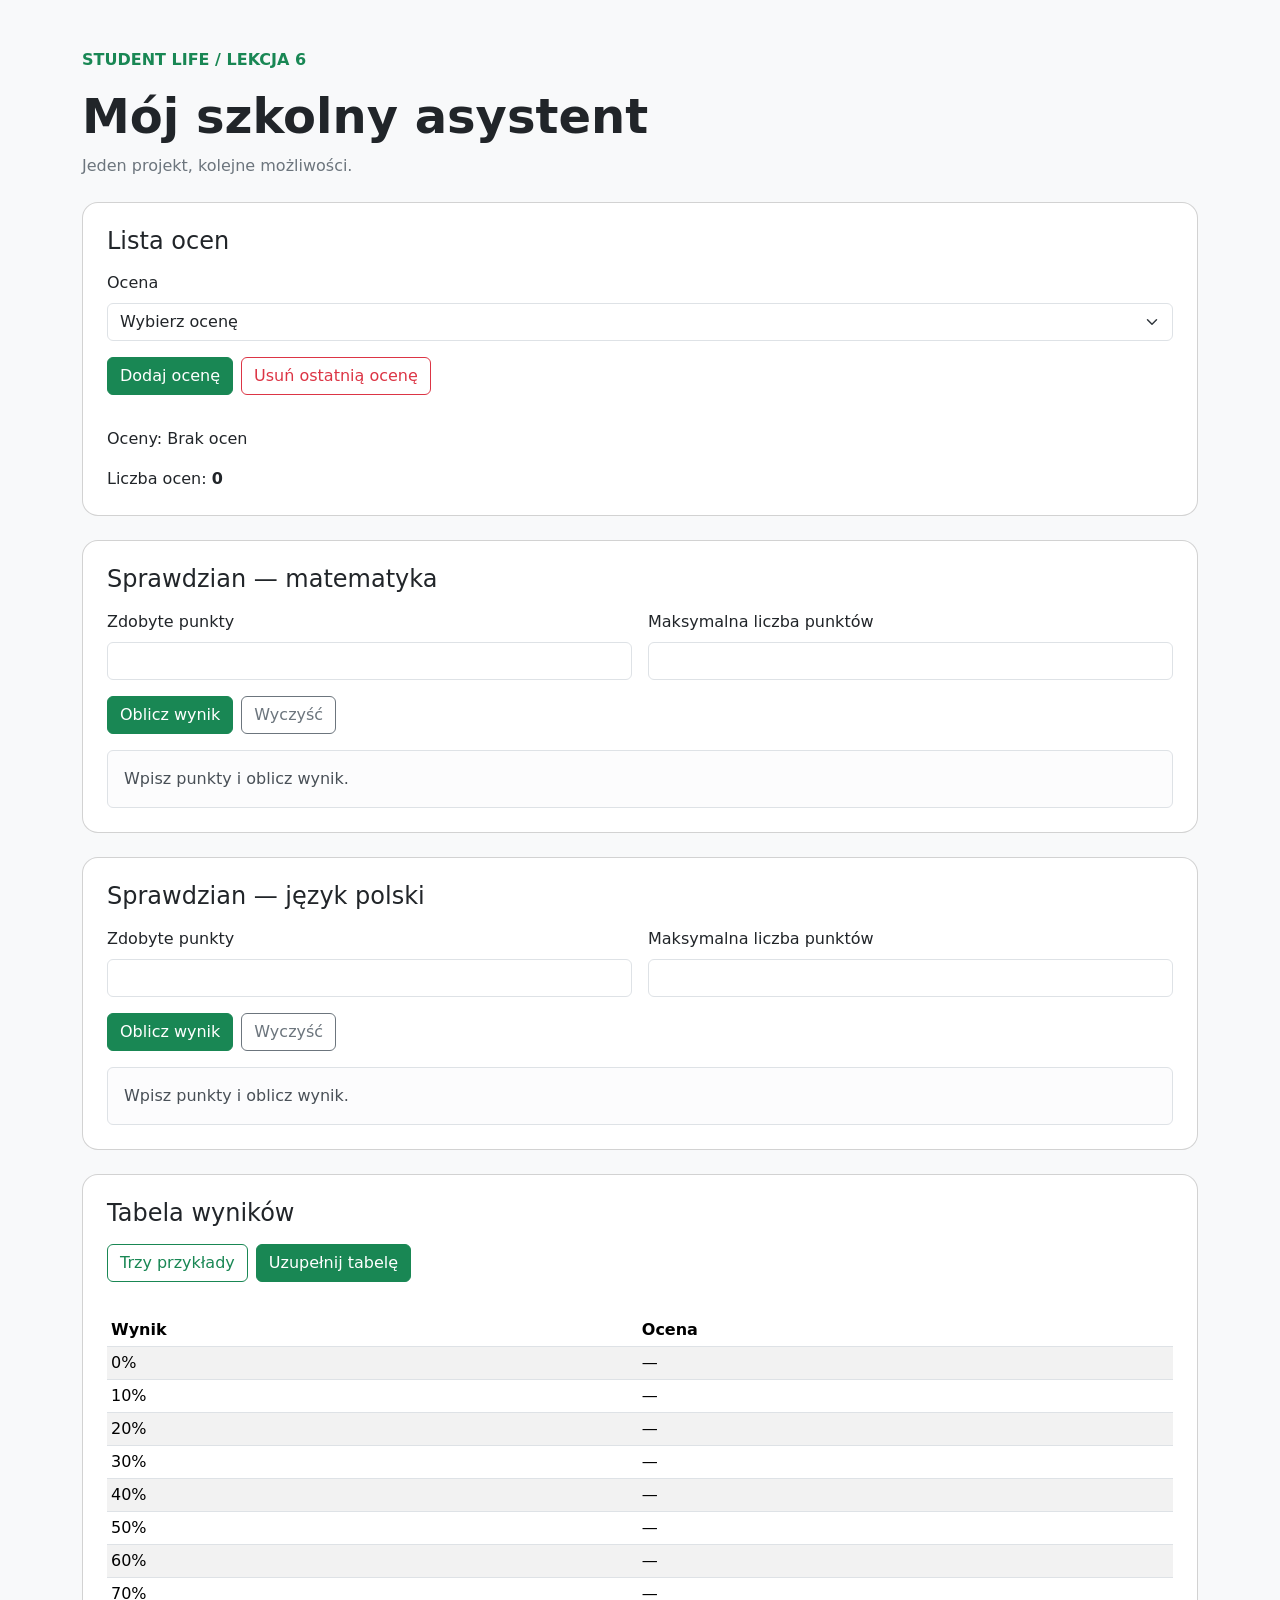
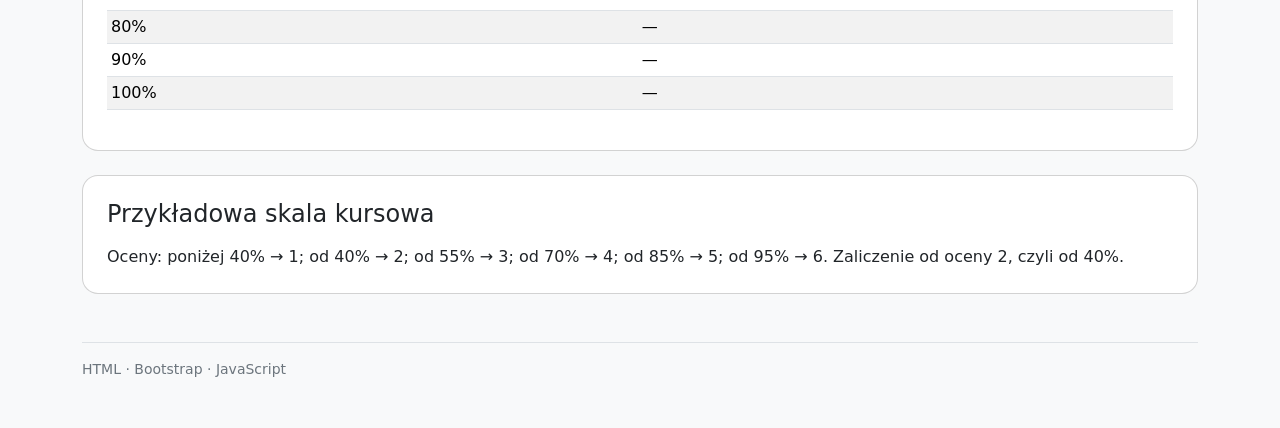
<file: lesson6/index.html>
<!doctype html>
<html lang="pl">
<head>
  <meta charset="utf-8">
  <meta name="viewport" content="width=device-width, initial-scale=1">
  <title>Student Life — Lekcja 6</title>
  <link href="https://cdn.jsdelivr.net/npm/bootstrap@5.3.8/dist/css/bootstrap.min.css" rel="stylesheet" integrity="sha384-sRIl4kxILFvY47J16cr9ZwB07vP4J8+LH7qKQnuqkuIAvNWLzeN8tE5YBujZqJLB" crossorigin="anonymous">
  <link rel="stylesheet" href="styles.css">
  <script src="script.js" defer></script>
</head>
<body class="bg-body-tertiary">
  <main class="container py-5">
    <header class="mb-4">
      <p class="text-success fw-semibold">STUDENT LIFE / LEKCJA 6</p>
      <h1 class="display-5 fw-bold">Mój szkolny asystent</h1>
      <p class="text-secondary">Jeden projekt, kolejne możliwości.</p>
    </header>
    <section class="card rounded-4 p-4 mb-4">
      <h2 class="h4 mb-3">Lista ocen</h2>
      <label class="form-label" for="grade-value">Ocena</label>
      <select class="form-select mb-3" id="grade-value"><option value="">Wybierz ocenę</option><option value="1">1</option><option value="2">2</option><option value="3">3</option><option value="4">4</option><option value="5">5</option><option value="6">6</option></select>
      <div class="d-flex flex-wrap gap-2">
        <button class="btn btn-success" onclick="addGrade()">Dodaj ocenę</button>
        <button class="btn btn-outline-danger" onclick="removeLastGrade()">Usuń ostatnią ocenę</button>
      </div>
      <p id="grade-message" class="text-danger mt-3" aria-live="polite"></p>
      <p>Oceny: <span id="grade-list">Brak ocen</span></p>
      <p class="mb-0">Liczba ocen: <strong id="grade-count">0</strong></p>
    </section>    <section class="card rounded-4 p-4 mb-4">
      <h2 class="h4 mb-3">Sprawdzian — matematyka</h2>
      <div class="row g-3">
        <div class="col-sm-6">
        <label class="form-label d-block" for="points">Zdobyte punkty</label>
        <input class="form-control mb-3" id="points" type="number" min="0" step="any">
        </div>
        <div class="col-sm-6">
        <label class="form-label d-block" for="maxPoints">Maksymalna liczba punktów</label>
        <input class="form-control mb-3" id="maxPoints" type="number" min="0" step="any">
        </div>
      </div>
      <div class="d-flex flex-wrap gap-2">
        <button class="btn btn-success" onclick="calculateResult('')">Oblicz wynik</button>
        <button class="btn btn-outline-secondary" onclick="clearResult('')">Wyczyść</button>
      </div>
      <p id="result" class="alert alert-light border mt-3 mb-0" aria-live="polite">Wpisz punkty i oblicz wynik.</p>
    </section>    <section class="card rounded-4 p-4 mb-4">
      <h2 class="h4 mb-3">Sprawdzian — język polski</h2>
      <div class="row g-3">
        <div class="col-sm-6">
        <label class="form-label d-block" for="polish-points">Zdobyte punkty</label>
        <input class="form-control mb-3" id="polish-points" type="number" min="0" step="any">
        </div>
        <div class="col-sm-6">
        <label class="form-label d-block" for="polish-maxPoints">Maksymalna liczba punktów</label>
        <input class="form-control mb-3" id="polish-maxPoints" type="number" min="0" step="any">
        </div>
      </div>
      <div class="d-flex flex-wrap gap-2">
        <button class="btn btn-success" onclick="calculateResult('polish-')">Oblicz wynik</button>
        <button class="btn btn-outline-secondary" onclick="clearResult('polish-')">Wyczyść</button>
      </div>
      <p id="polish-result" class="alert alert-light border mt-3 mb-0" aria-live="polite">Wpisz punkty i oblicz wynik.</p>
    </section>    <section class="card rounded-4 p-4 mb-4">
      <h2 class="h4 mb-3">Tabela wyników</h2>
      <div class="d-flex flex-wrap gap-2 mb-3">
        <button class="btn btn-outline-success" onclick="showExamples()">Trzy przykłady</button>
        <button class="btn btn-success" onclick="generateTable()">Uzupełnij tabelę</button>
      </div>
      <p id="examples" aria-live="polite"></p>
      <table class="table table-striped table-sm">
        <thead><tr><th scope="col">Wynik</th><th scope="col">Ocena</th></tr></thead>
        <tbody>
          <tr><td>0%</td><td id="table-grade-0">—</td></tr>
          <tr><td>10%</td><td id="table-grade-10">—</td></tr>
          <tr><td>20%</td><td id="table-grade-20">—</td></tr>
          <tr><td>30%</td><td id="table-grade-30">—</td></tr>
          <tr><td>40%</td><td id="table-grade-40">—</td></tr>
          <tr><td>50%</td><td id="table-grade-50">—</td></tr>
          <tr><td>60%</td><td id="table-grade-60">—</td></tr>
          <tr><td>70%</td><td id="table-grade-70">—</td></tr>
          <tr><td>80%</td><td id="table-grade-80">—</td></tr>
          <tr><td>90%</td><td id="table-grade-90">—</td></tr>
          <tr><td>100%</td><td id="table-grade-100">—</td></tr>
        </tbody>
      </table>
    </section>    <section class="card rounded-4 p-4 mb-4">
      <h2 class="h4 mb-3">Przykładowa skala kursowa</h2>
      <p class="mb-0">Oceny: poniżej 40% → 1; od 40% → 2; od 55% → 3; od 70% → 4; od 85% → 5; od 95% → 6. Zaliczenie od oceny 2, czyli od 40%.</p>
    </section>
    <footer class="border-top mt-5 pt-3 small text-secondary">HTML · Bootstrap · JavaScript</footer>
  </main>
</body>
</html>
</file>
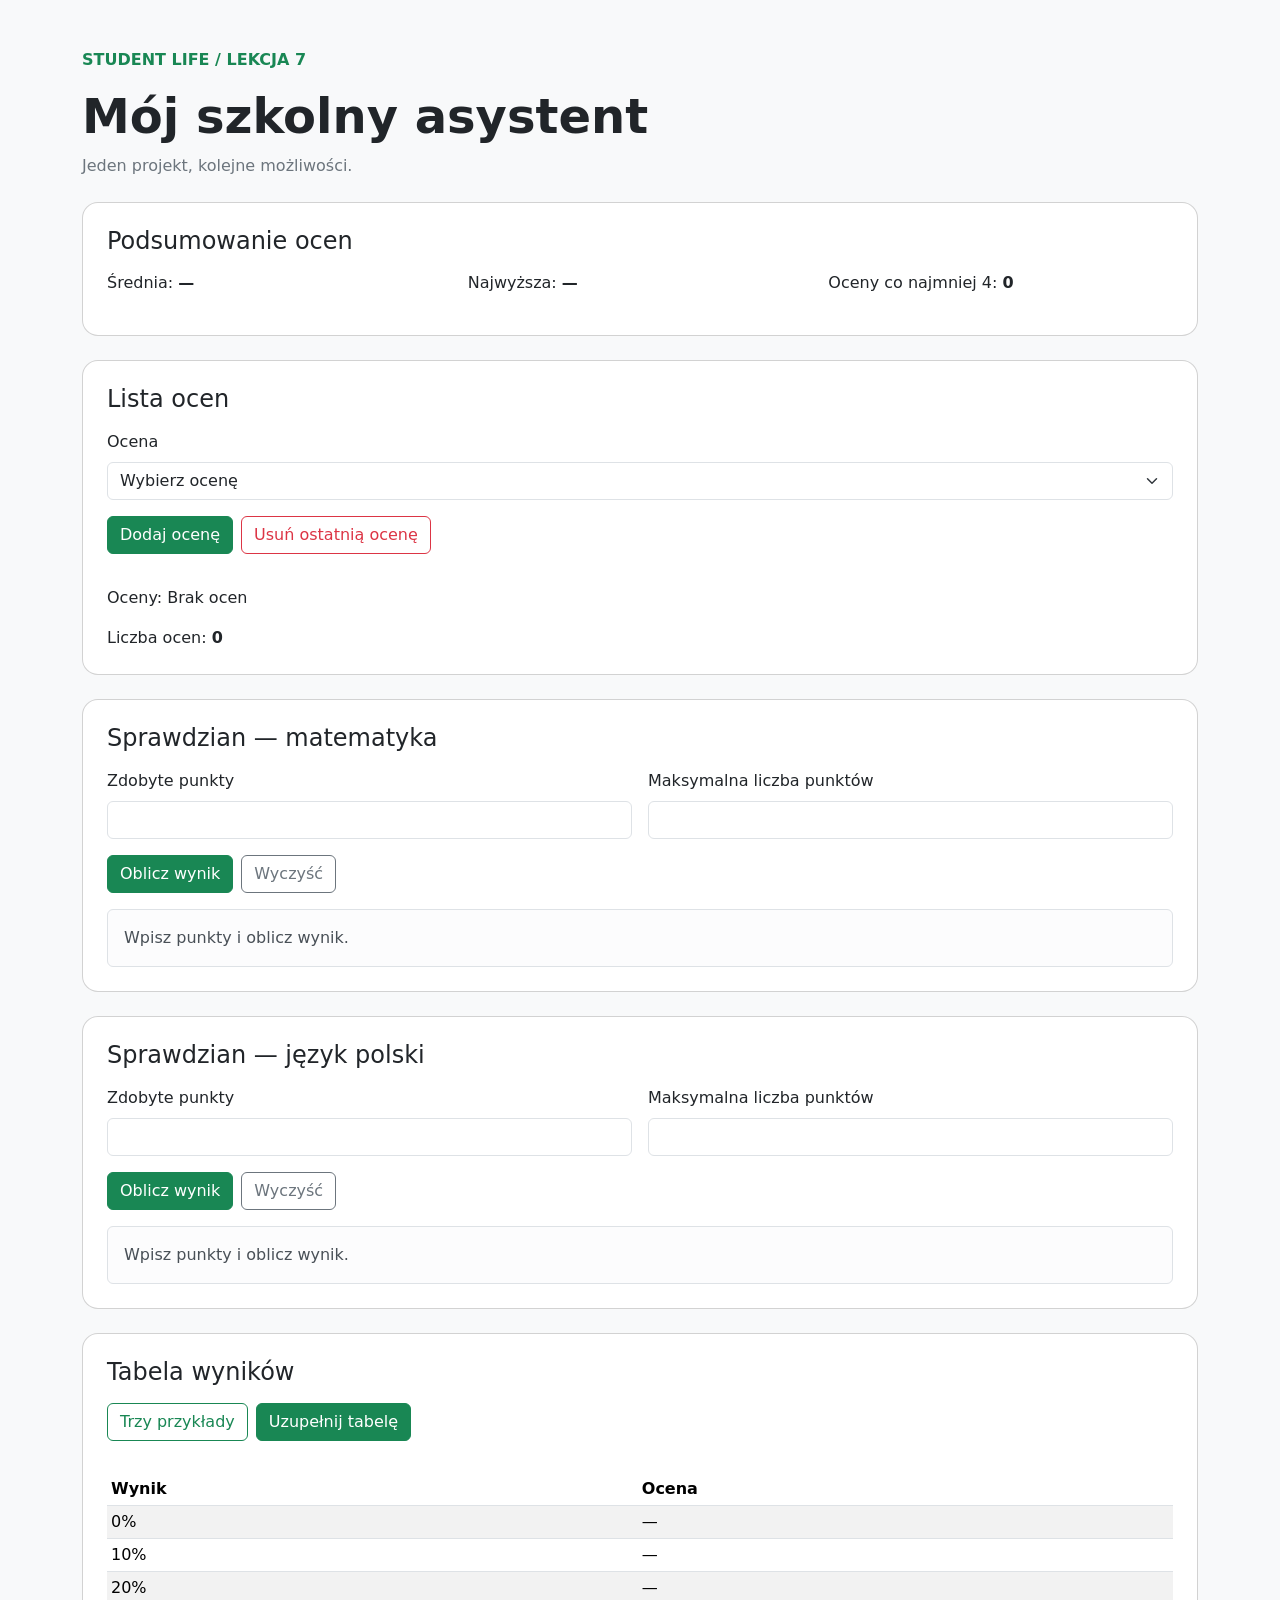
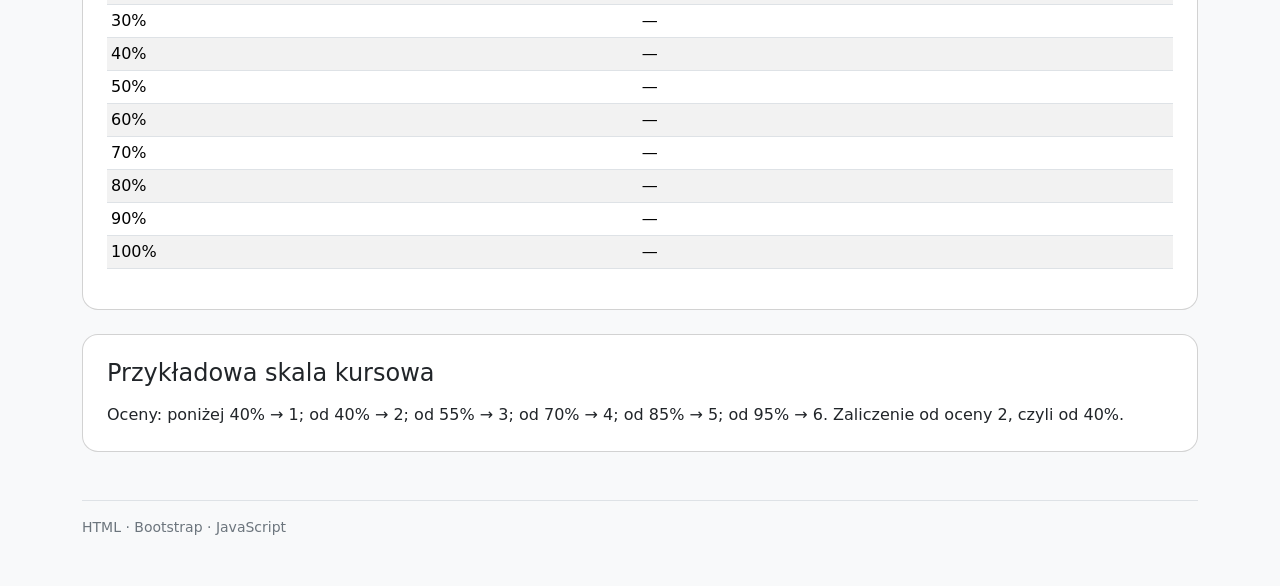
<file: lesson7/index.html>
<!doctype html>
<html lang="pl">
<head>
  <meta charset="utf-8">
  <meta name="viewport" content="width=device-width, initial-scale=1">
  <title>Student Life — Lekcja 7</title>
  <link href="https://cdn.jsdelivr.net/npm/bootstrap@5.3.8/dist/css/bootstrap.min.css" rel="stylesheet" integrity="sha384-sRIl4kxILFvY47J16cr9ZwB07vP4J8+LH7qKQnuqkuIAvNWLzeN8tE5YBujZqJLB" crossorigin="anonymous">
  <link rel="stylesheet" href="styles.css">
  <script src="script.js" defer></script>
</head>
<body class="bg-body-tertiary">
  <main class="container py-5">
    <header class="mb-4">
      <p class="text-success fw-semibold">STUDENT LIFE / LEKCJA 7</p>
      <h1 class="display-5 fw-bold">Mój szkolny asystent</h1>
      <p class="text-secondary">Jeden projekt, kolejne możliwości.</p>
    </header>
    <section class="card rounded-4 p-4 mb-4">
      <h2 class="h4 mb-3">Podsumowanie ocen</h2>
      <div class="row g-3">
        <p class="col-sm-4">Średnia: <strong id="average">—</strong></p>
        <p class="col-sm-4">Najwyższa: <strong id="best-grade">—</strong></p>
        <p class="col-sm-4">Oceny co najmniej 4: <strong id="good-count">0</strong></p>
      </div>
    </section>    <section class="card rounded-4 p-4 mb-4">
      <h2 class="h4 mb-3">Lista ocen</h2>
      <label class="form-label" for="grade-value">Ocena</label>
      <select class="form-select mb-3" id="grade-value"><option value="">Wybierz ocenę</option><option value="1">1</option><option value="2">2</option><option value="3">3</option><option value="4">4</option><option value="5">5</option><option value="6">6</option></select>
      <div class="d-flex flex-wrap gap-2">
        <button class="btn btn-success" onclick="addGrade()">Dodaj ocenę</button>
        <button class="btn btn-outline-danger" onclick="removeLastGrade()">Usuń ostatnią ocenę</button>
      </div>
      <p id="grade-message" class="text-danger mt-3" aria-live="polite"></p>
      <p>Oceny: <span id="grade-list">Brak ocen</span></p>
      <p class="mb-0">Liczba ocen: <strong id="grade-count">0</strong></p>
    </section>    <section class="card rounded-4 p-4 mb-4">
      <h2 class="h4 mb-3">Sprawdzian — matematyka</h2>
      <div class="row g-3">
        <div class="col-sm-6">
        <label class="form-label d-block" for="points">Zdobyte punkty</label>
        <input class="form-control mb-3" id="points" type="number" min="0" step="any">
        </div>
        <div class="col-sm-6">
        <label class="form-label d-block" for="maxPoints">Maksymalna liczba punktów</label>
        <input class="form-control mb-3" id="maxPoints" type="number" min="0" step="any">
        </div>
      </div>
      <div class="d-flex flex-wrap gap-2">
        <button class="btn btn-success" onclick="calculateResult('')">Oblicz wynik</button>
        <button class="btn btn-outline-secondary" onclick="clearResult('')">Wyczyść</button>
      </div>
      <p id="result" class="alert alert-light border mt-3 mb-0" aria-live="polite">Wpisz punkty i oblicz wynik.</p>
    </section>    <section class="card rounded-4 p-4 mb-4">
      <h2 class="h4 mb-3">Sprawdzian — język polski</h2>
      <div class="row g-3">
        <div class="col-sm-6">
        <label class="form-label d-block" for="polish-points">Zdobyte punkty</label>
        <input class="form-control mb-3" id="polish-points" type="number" min="0" step="any">
        </div>
        <div class="col-sm-6">
        <label class="form-label d-block" for="polish-maxPoints">Maksymalna liczba punktów</label>
        <input class="form-control mb-3" id="polish-maxPoints" type="number" min="0" step="any">
        </div>
      </div>
      <div class="d-flex flex-wrap gap-2">
        <button class="btn btn-success" onclick="calculateResult('polish-')">Oblicz wynik</button>
        <button class="btn btn-outline-secondary" onclick="clearResult('polish-')">Wyczyść</button>
      </div>
      <p id="polish-result" class="alert alert-light border mt-3 mb-0" aria-live="polite">Wpisz punkty i oblicz wynik.</p>
    </section>    <section class="card rounded-4 p-4 mb-4">
      <h2 class="h4 mb-3">Tabela wyników</h2>
      <div class="d-flex flex-wrap gap-2 mb-3">
        <button class="btn btn-outline-success" onclick="showExamples()">Trzy przykłady</button>
        <button class="btn btn-success" onclick="generateTable()">Uzupełnij tabelę</button>
      </div>
      <p id="examples" aria-live="polite"></p>
      <table class="table table-striped table-sm">
        <thead><tr><th scope="col">Wynik</th><th scope="col">Ocena</th></tr></thead>
        <tbody>
          <tr><td>0%</td><td id="table-grade-0">—</td></tr>
          <tr><td>10%</td><td id="table-grade-10">—</td></tr>
          <tr><td>20%</td><td id="table-grade-20">—</td></tr>
          <tr><td>30%</td><td id="table-grade-30">—</td></tr>
          <tr><td>40%</td><td id="table-grade-40">—</td></tr>
          <tr><td>50%</td><td id="table-grade-50">—</td></tr>
          <tr><td>60%</td><td id="table-grade-60">—</td></tr>
          <tr><td>70%</td><td id="table-grade-70">—</td></tr>
          <tr><td>80%</td><td id="table-grade-80">—</td></tr>
          <tr><td>90%</td><td id="table-grade-90">—</td></tr>
          <tr><td>100%</td><td id="table-grade-100">—</td></tr>
        </tbody>
      </table>
    </section>    <section class="card rounded-4 p-4 mb-4">
      <h2 class="h4 mb-3">Przykładowa skala kursowa</h2>
      <p class="mb-0">Oceny: poniżej 40% → 1; od 40% → 2; od 55% → 3; od 70% → 4; od 85% → 5; od 95% → 6. Zaliczenie od oceny 2, czyli od 40%.</p>
    </section>
    <footer class="border-top mt-5 pt-3 small text-secondary">HTML · Bootstrap · JavaScript</footer>
  </main>
</body>
</html>
</file>
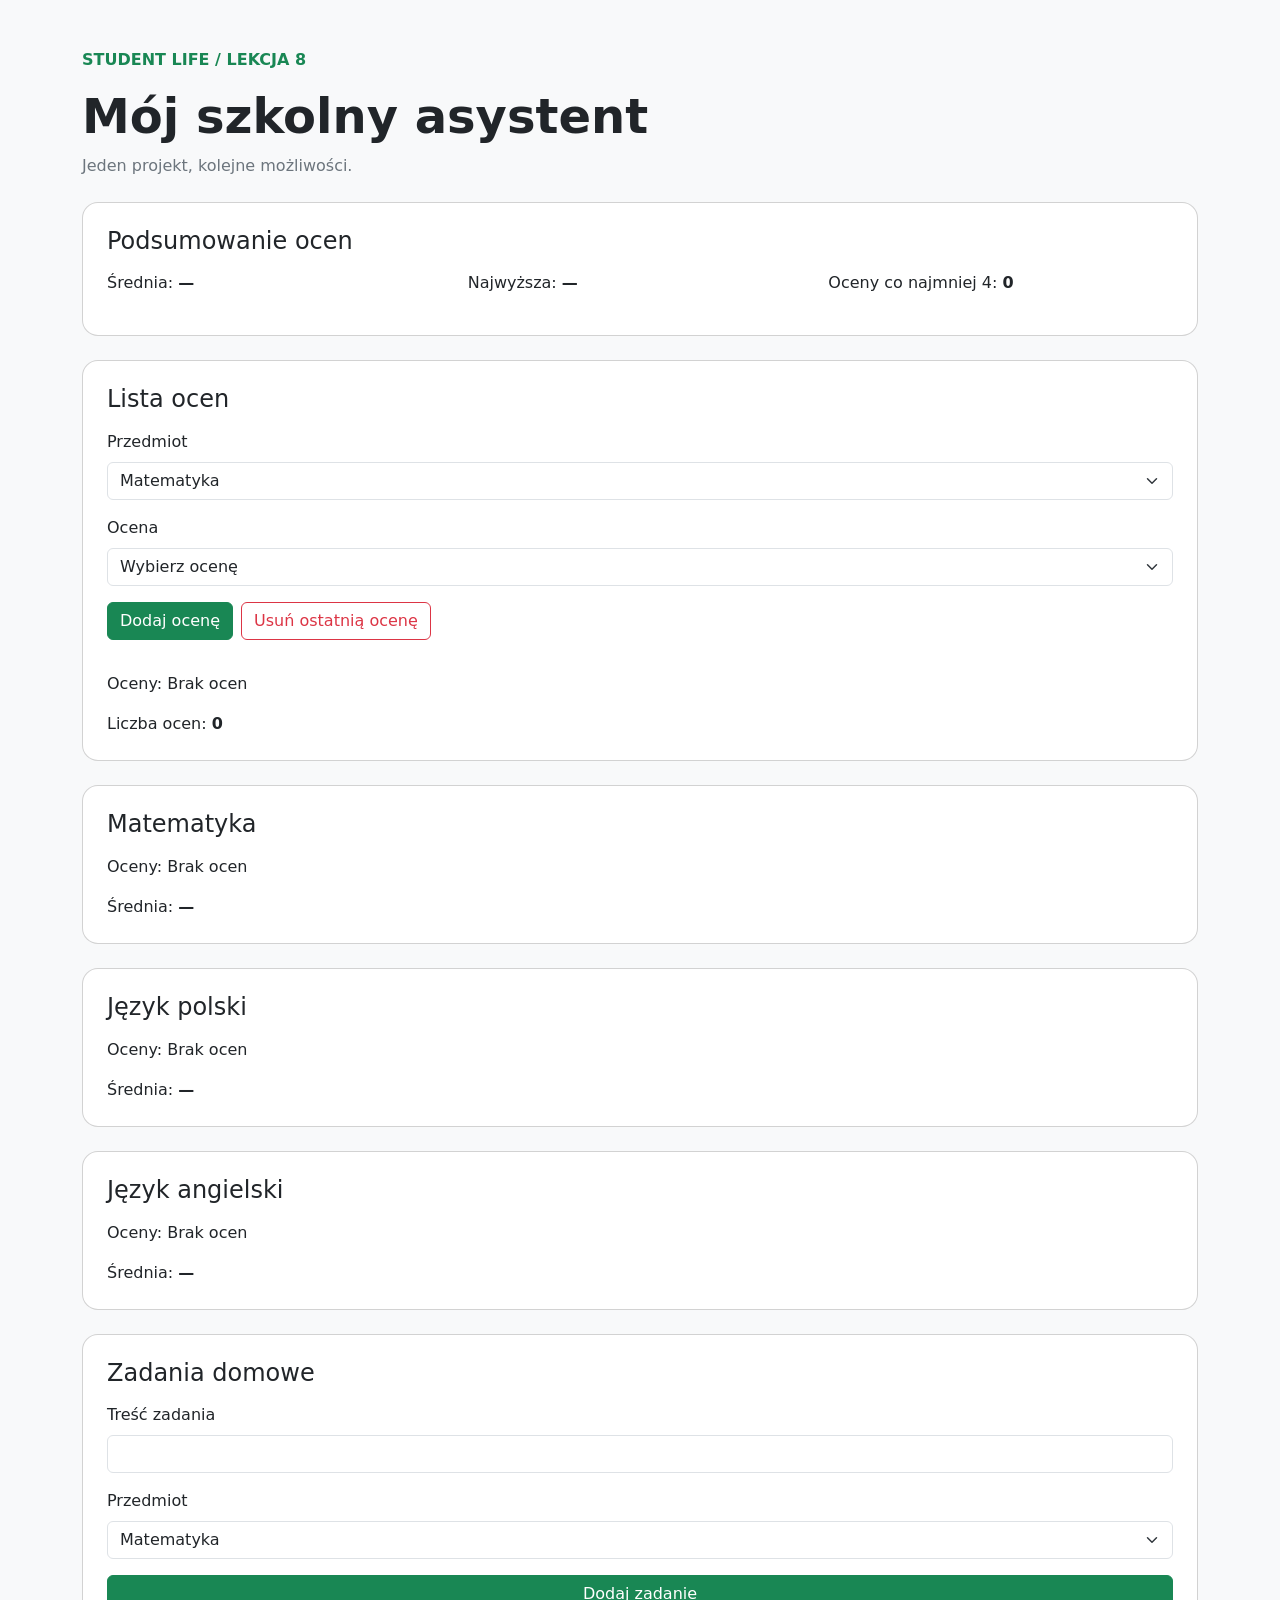
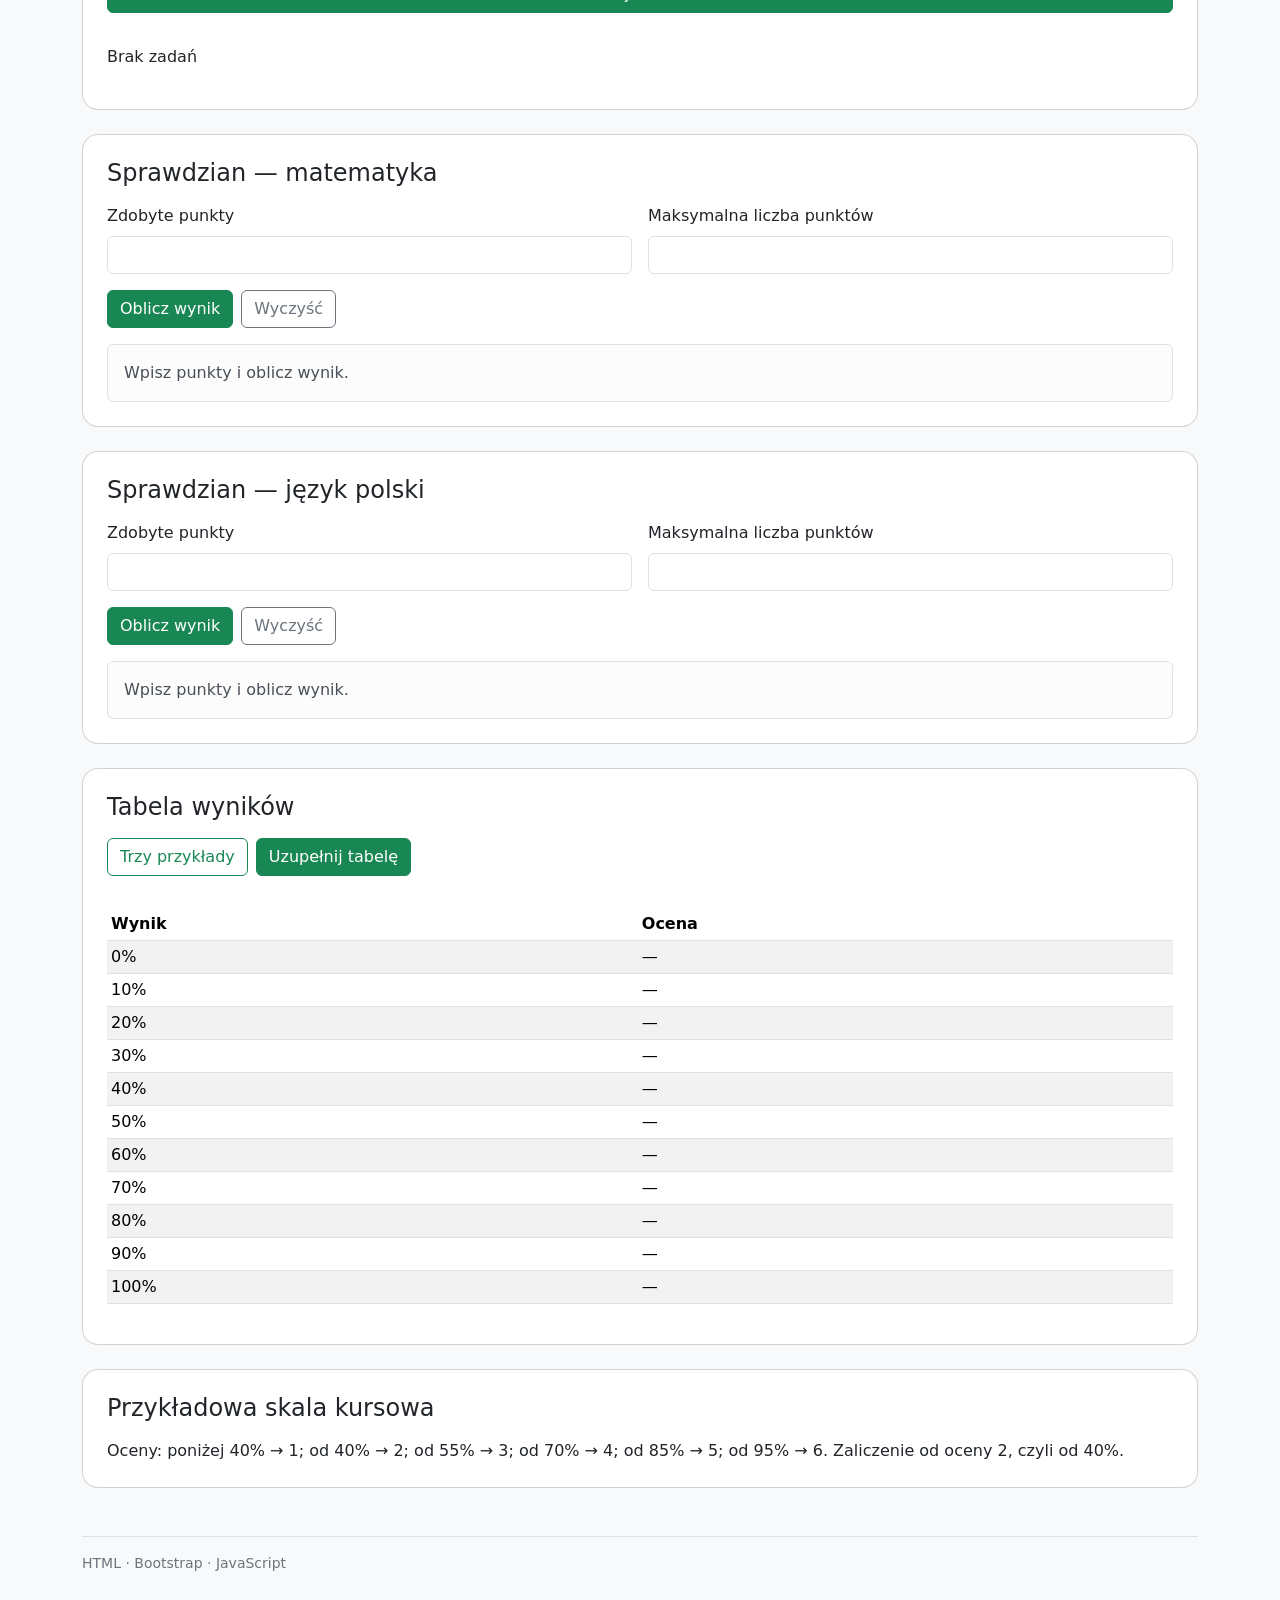
<file: lesson8/index.html>
<!doctype html>
<html lang="pl">
<head>
  <meta charset="utf-8">
  <meta name="viewport" content="width=device-width, initial-scale=1">
  <title>Student Life — Lekcja 8</title>
  <link href="https://cdn.jsdelivr.net/npm/bootstrap@5.3.8/dist/css/bootstrap.min.css" rel="stylesheet" integrity="sha384-sRIl4kxILFvY47J16cr9ZwB07vP4J8+LH7qKQnuqkuIAvNWLzeN8tE5YBujZqJLB" crossorigin="anonymous">
  <link rel="stylesheet" href="styles.css">
  <script src="script.js" defer></script>
</head>
<body class="bg-body-tertiary">
  <main class="container py-5">
    <header class="mb-4">
      <p class="text-success fw-semibold">STUDENT LIFE / LEKCJA 8</p>
      <h1 class="display-5 fw-bold">Mój szkolny asystent</h1>
      <p class="text-secondary">Jeden projekt, kolejne możliwości.</p>
    </header>
    <section class="card rounded-4 p-4 mb-4">
      <h2 class="h4 mb-3">Podsumowanie ocen</h2>
      <div class="row g-3">
        <p class="col-sm-4">Średnia: <strong id="average">—</strong></p>
        <p class="col-sm-4">Najwyższa: <strong id="best-grade">—</strong></p>
        <p class="col-sm-4">Oceny co najmniej 4: <strong id="good-count">0</strong></p>
      </div>
    </section>    <section class="card rounded-4 p-4 mb-4">
      <h2 class="h4 mb-3">Lista ocen</h2>
      <label class="form-label" for="grade-subject">Przedmiot</label>
      <select class="form-select mb-3" id="grade-subject"><option value="math">Matematyka</option><option value="polish">Język polski</option><option value="english">Język angielski</option></select>
      <label class="form-label" for="grade-value">Ocena</label>
      <select class="form-select mb-3" id="grade-value"><option value="">Wybierz ocenę</option><option value="1">1</option><option value="2">2</option><option value="3">3</option><option value="4">4</option><option value="5">5</option><option value="6">6</option></select>
      <div class="d-flex flex-wrap gap-2">
        <button class="btn btn-success" onclick="addGrade()">Dodaj ocenę</button>
        <button class="btn btn-outline-danger" onclick="removeLastGrade()">Usuń ostatnią ocenę</button>
      </div>
      <p id="grade-message" class="text-danger mt-3" aria-live="polite"></p>
      <p>Oceny: <span id="grade-list">Brak ocen</span></p>
      <p class="mb-0">Liczba ocen: <strong id="grade-count">0</strong></p>
    </section>    <section class="card rounded-4 p-4 mb-4">
      <h2 class="h4 mb-3">Matematyka</h2>
      <p>Oceny: <span id="math-grades">Brak ocen</span></p>
      <p class="mb-0">Średnia: <strong id="math-average">—</strong></p>
    </section>
    <section class="card rounded-4 p-4 mb-4">
      <h2 class="h4 mb-3">Język polski</h2>
      <p>Oceny: <span id="polish-grades">Brak ocen</span></p>
      <p class="mb-0">Średnia: <strong id="polish-average">—</strong></p>
    </section>
    <section class="card rounded-4 p-4 mb-4">
      <h2 class="h4 mb-3">Język angielski</h2>
      <p>Oceny: <span id="english-grades">Brak ocen</span></p>
      <p class="mb-0">Średnia: <strong id="english-average">—</strong></p>
    </section>    <section class="card rounded-4 p-4 mb-4">
      <h2 class="h4 mb-3">Zadania domowe</h2>
        <label class="form-label d-block" for="task-title">Treść zadania</label>
        <input class="form-control mb-3" id="task-title" type="text" maxlength="160">
      <label class="form-label" for="task-subject">Przedmiot</label>
      <select class="form-select mb-3" id="task-subject"><option value="math">Matematyka</option><option value="polish">Język polski</option><option value="english">Język angielski</option></select>
      <button class="btn btn-success" onclick="addTask()">Dodaj zadanie</button>
      <p id="task-message" class="text-danger mt-3" aria-live="polite"></p>
      <p id="task-list" class="text-break">Brak zadań</p>
    </section>    <section class="card rounded-4 p-4 mb-4">
      <h2 class="h4 mb-3">Sprawdzian — matematyka</h2>
      <div class="row g-3">
        <div class="col-sm-6">
        <label class="form-label d-block" for="points">Zdobyte punkty</label>
        <input class="form-control mb-3" id="points" type="number" min="0" step="any">
        </div>
        <div class="col-sm-6">
        <label class="form-label d-block" for="maxPoints">Maksymalna liczba punktów</label>
        <input class="form-control mb-3" id="maxPoints" type="number" min="0" step="any">
        </div>
      </div>
      <div class="d-flex flex-wrap gap-2">
        <button class="btn btn-success" onclick="calculateResult('')">Oblicz wynik</button>
        <button class="btn btn-outline-secondary" onclick="clearResult('')">Wyczyść</button>
      </div>
      <p id="result" class="alert alert-light border mt-3 mb-0" aria-live="polite">Wpisz punkty i oblicz wynik.</p>
    </section>    <section class="card rounded-4 p-4 mb-4">
      <h2 class="h4 mb-3">Sprawdzian — język polski</h2>
      <div class="row g-3">
        <div class="col-sm-6">
        <label class="form-label d-block" for="polish-points">Zdobyte punkty</label>
        <input class="form-control mb-3" id="polish-points" type="number" min="0" step="any">
        </div>
        <div class="col-sm-6">
        <label class="form-label d-block" for="polish-maxPoints">Maksymalna liczba punktów</label>
        <input class="form-control mb-3" id="polish-maxPoints" type="number" min="0" step="any">
        </div>
      </div>
      <div class="d-flex flex-wrap gap-2">
        <button class="btn btn-success" onclick="calculateResult('polish-')">Oblicz wynik</button>
        <button class="btn btn-outline-secondary" onclick="clearResult('polish-')">Wyczyść</button>
      </div>
      <p id="polish-result" class="alert alert-light border mt-3 mb-0" aria-live="polite">Wpisz punkty i oblicz wynik.</p>
    </section>    <section class="card rounded-4 p-4 mb-4">
      <h2 class="h4 mb-3">Tabela wyników</h2>
      <div class="d-flex flex-wrap gap-2 mb-3">
        <button class="btn btn-outline-success" onclick="showExamples()">Trzy przykłady</button>
        <button class="btn btn-success" onclick="generateTable()">Uzupełnij tabelę</button>
      </div>
      <p id="examples" aria-live="polite"></p>
      <table class="table table-striped table-sm">
        <thead><tr><th scope="col">Wynik</th><th scope="col">Ocena</th></tr></thead>
        <tbody>
          <tr><td>0%</td><td id="table-grade-0">—</td></tr>
          <tr><td>10%</td><td id="table-grade-10">—</td></tr>
          <tr><td>20%</td><td id="table-grade-20">—</td></tr>
          <tr><td>30%</td><td id="table-grade-30">—</td></tr>
          <tr><td>40%</td><td id="table-grade-40">—</td></tr>
          <tr><td>50%</td><td id="table-grade-50">—</td></tr>
          <tr><td>60%</td><td id="table-grade-60">—</td></tr>
          <tr><td>70%</td><td id="table-grade-70">—</td></tr>
          <tr><td>80%</td><td id="table-grade-80">—</td></tr>
          <tr><td>90%</td><td id="table-grade-90">—</td></tr>
          <tr><td>100%</td><td id="table-grade-100">—</td></tr>
        </tbody>
      </table>
    </section>    <section class="card rounded-4 p-4 mb-4">
      <h2 class="h4 mb-3">Przykładowa skala kursowa</h2>
      <p class="mb-0">Oceny: poniżej 40% → 1; od 40% → 2; od 55% → 3; od 70% → 4; od 85% → 5; od 95% → 6. Zaliczenie od oceny 2, czyli od 40%.</p>
    </section>
    <footer class="border-top mt-5 pt-3 small text-secondary">HTML · Bootstrap · JavaScript</footer>
  </main>
</body>
</html>
</file>
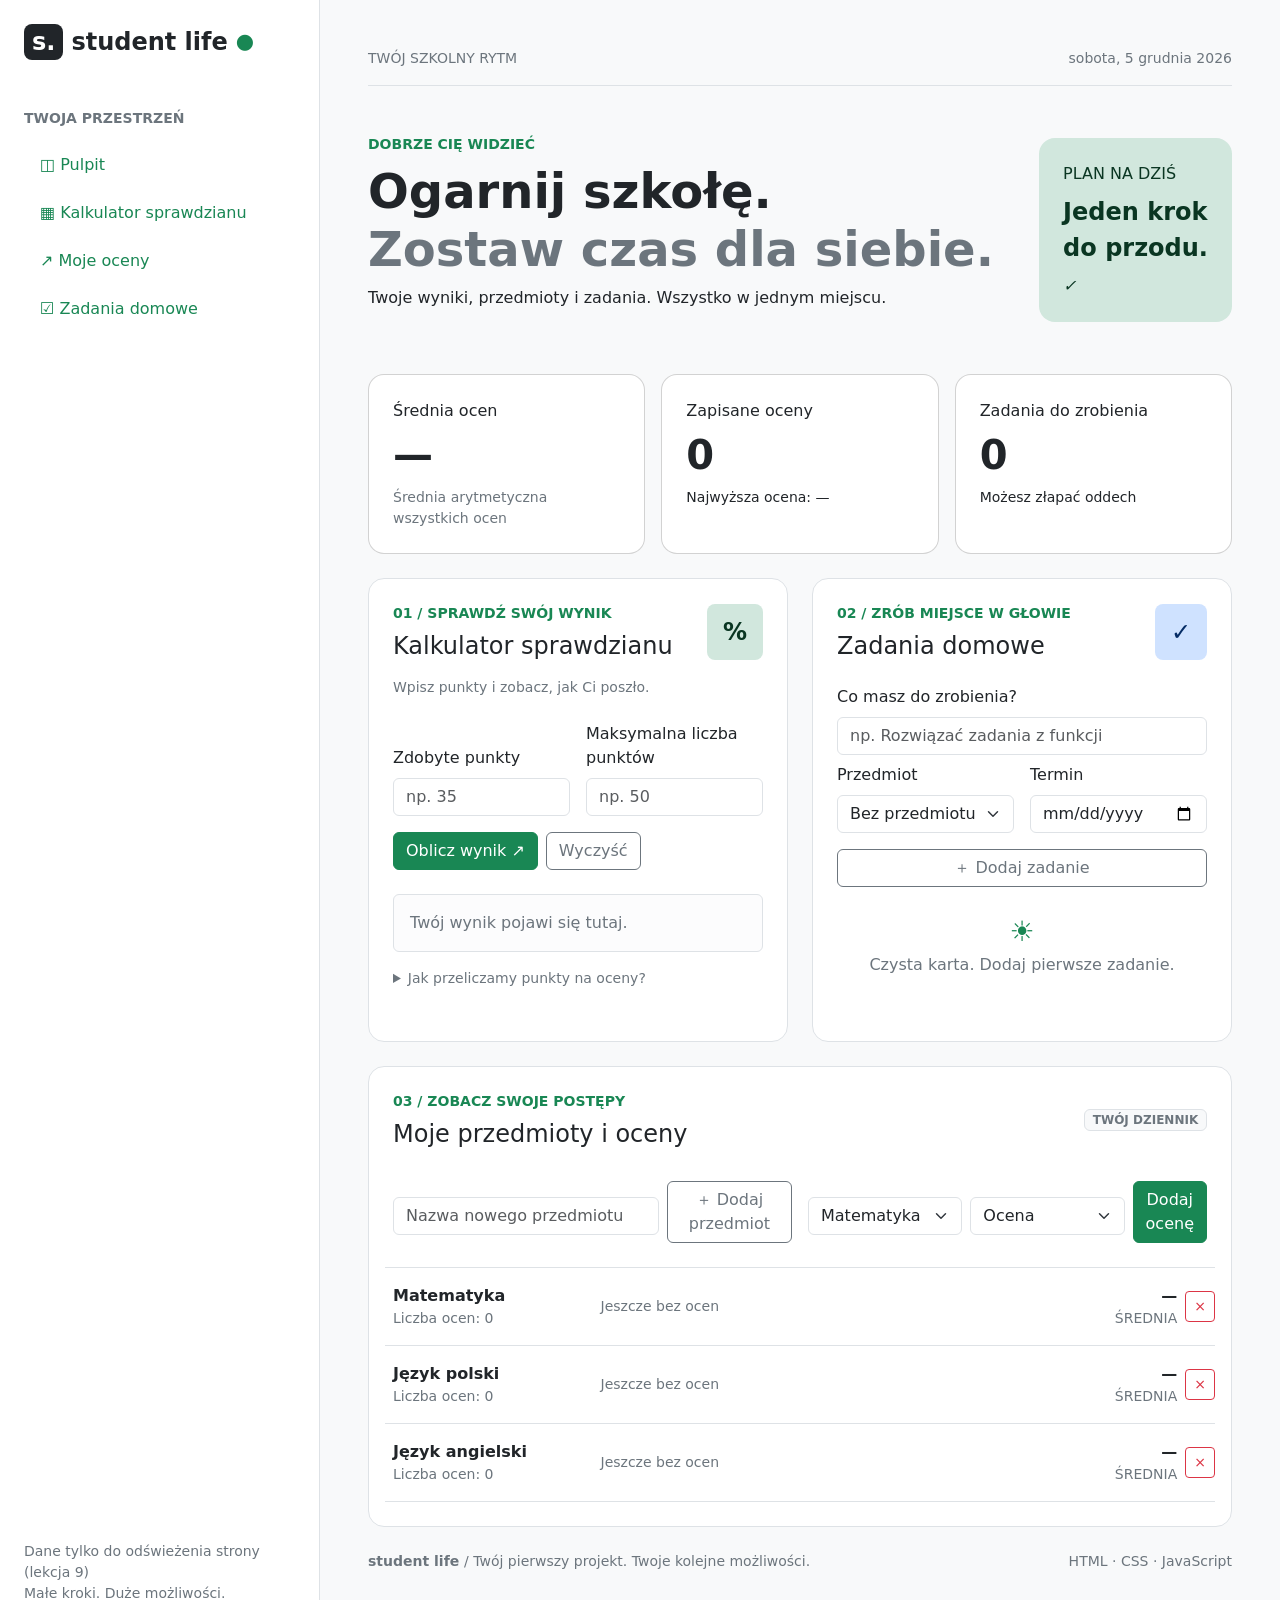
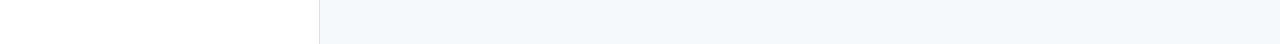
<file: lesson9/index.html>
<!doctype html>
<html lang="pl">
  <head>
    <meta charset="utf-8">
    <meta name="viewport" content="width=device-width, initial-scale=1">
    <meta name="description" content="Student Life — Twój osobisty organizer szkolny.">
    <title>
      Student Life — Twój szkolny rytm
    </title>
    <link href="https://cdn.jsdelivr.net/npm/bootstrap@5.3.8/dist/css/bootstrap.min.css" rel="stylesheet" integrity="sha384-sRIl4kxILFvY47J16cr9ZwB07vP4J8+LH7qKQnuqkuIAvNWLzeN8tE5YBujZqJLB" crossorigin="anonymous">
    <link rel="stylesheet" href="styles.css">
    <script src="script.js" defer>
    </script>
  </head>
  <body class="bg-body-tertiary">
    <div class="container-fluid">
      <div class="row min-vh-100">
        <aside class="col-lg-3 col-xxl-2 bg-white border-end p-4 d-flex flex-column">
          <a class="d-flex align-items-center gap-2 fs-4 fw-bold text-dark text-decoration-none" href="#overview">
            <span class="bg-dark text-white rounded-3 px-2">
              s.
            </span>
            student life
            <span class="text-success small">
              ●
            </span>
          </a>
          <p class="small text-secondary fw-semibold mt-5 mb-3">
            TWOJA PRZESTRZEŃ
          </p>
          <nav class="nav nav-pills flex-column gap-2">
            <a class="nav-link text-success" href="#overview">
              ◫
              <span>
                Pulpit
              </span>
            </a>
            <a class="nav-link text-success" href="#calculator">
              ▦
              <span>
                Kalkulator sprawdzianu
              </span>
            </a>
            <a class="nav-link text-success" href="#grades">
              ↗
              <span>
                Moje oceny
              </span>
            </a>
            <a class="nav-link text-success" href="#tasks">
              ☑
              <span>
                Zadania domowe
              </span>
            </a>
          </nav>
          <div class="mt-auto pt-4 small text-secondary">
            Dane tylko do odświeżenia strony (lekcja 9)
            <p>
              Małe kroki. Duże możliwości.
            </p>
          </div>
        </aside>
        <main id="overview" class="col-lg-9 col-xxl-10 p-3 p-md-4 p-xl-5">
          <header class="d-flex justify-content-between gap-3 border-bottom pb-3 small text-secondary">
            <span>
              TWÓJ SZKOLNY RYTM
            </span>
            <time id="today">
            </time>
          </header>
          <section class="d-flex align-items-center justify-content-between gap-4 py-5">
            <div>
              <p class="small text-success fw-semibold mb-2">
                DOBRZE CIĘ WIDZIEĆ
              </p>
              <h1 class="display-5 fw-bold">
                Ogarnij szkołę.
                <br>
                <span class="text-secondary">
                  Zostaw czas dla siebie.
                </span>
              </h1>
              <p>
                Twoje wyniki, przedmioty i zadania. Wszystko w jednym miejscu.
              </p>
            </div>
            <div class="d-none d-xl-block bg-success-subtle rounded-4 p-4 text-success-emphasis" aria-hidden="true">
              <div class="d-flex flex-column gap-2">
                <span>
                  PLAN NA DZIŚ
                </span>
                <b class="fs-4">
                  Jeden krok
                  <br>
                  do przodu.
                </b>
                <i>
                  ✓
                </i>
              </div>
            </div>
          </section>
          <section class="row g-3 mb-4" aria-label="Podsumowanie">
            <div class="col-md-4">
              <article class="card h-100 rounded-4 p-4">
                <span>
                  Średnia ocen
                </span>
                <strong class="display-6 fw-semibold my-2" id="average">
                  —
                </strong>
                <small class="text-secondary">
                  Średnia arytmetyczna wszystkich ocen
                </small>
              </article>
            </div>
            <div class="col-md-4">
              <article class="card h-100 rounded-4 p-4">
                <span>
                  Zapisane oceny
                </span>
                <strong class="display-6 fw-semibold my-2" id="grade-count">
                  0
                </strong>
                <small id="best-grade">
                  Najwyższa ocena: —
                </small>
              </article>
            </div>
            <div class="col-md-4">
              <article class="card h-100 rounded-4 p-4">
                <span>
                  Zadania do zrobienia
                </span>
                <strong class="display-6 fw-semibold my-2" id="task-count">
                  0
                </strong>
                <small id="task-summary">
                  Możesz złapać oddech
                </small>
              </article>
            </div>
          </section>
          <div class="row g-4">
            <div class="col-xl-6">
              <section class="card border rounded-4 p-4 h-100" id="calculator">
                <div class="d-flex justify-content-between align-items-center gap-3">
                  <div>
                    <p class="small text-success fw-semibold mb-2">
                      01 / SPRAWDŹ SWÓJ WYNIK
                    </p>
                    <h2 class="h4 mb-0">
                      Kalkulator sprawdzianu
                    </h2>
                  </div>
                  <span class="badge bg-success-subtle text-success-emphasis fs-4 p-3 rounded-3">
                    %
                  </span>
                </div>
                <p class="small text-secondary mt-3 mb-4">
                  Wpisz punkty i zobacz, jak Ci poszło.
                </p>
                <form id="calculator-form" novalidate>
                  <div class="row g-3">
                    <label class="col-sm-6 d-flex flex-column justify-content-end">
                      Zdobyte punkty
                      <input class="form-control mt-2" id="points" type="number" min="0" step="any" placeholder="np. 35" inputmode="decimal">
                    </label>
                    <label class="col-sm-6 d-flex flex-column justify-content-end">
                      Maksymalna liczba punktów
                      <input class="form-control mt-2" id="maxPoints" type="number" min="0" step="any" placeholder="np. 50" inputmode="decimal">
                    </label>
                  </div>
                  <div class="d-flex flex-wrap align-items-end gap-2 mt-3">
                    <button class="btn btn-success" type="submit">
                      Oblicz wynik
                      <span>
                        ↗
                      </span>
                    </button>
                    <button class="btn btn-outline-secondary" type="button" id="clear-result">
                      Wyczyść
                    </button>
                  </div>
                </form>
                <!-- Struktura wyniku pozostaje w HTML. JS zmienia tekst i widoczność. -->
                <div id="result" class="alert alert-light border text-secondary mt-4 mb-0" aria-live="polite">
                  <p id="result-message" class="mb-0">
                    Twój wynik pojawi się tutaj.
                  </p>
                  <div id="result-details" hidden>
                    <strong id="result-percentage" class="d-block fs-3">
                    </strong>
                    <span id="result-status">
                    </span>
                    · Ocena:
                    <span id="result-grade">
                    </span>
                  </div>
                </div>
                <div id="save-result" class="mt-3" hidden>
                  <label class="form-label d-block">
                    Zapisz wynik w przedmiocie
                    <select class="form-select mt-2" id="result-subject">
                      <option value="">
                        Najpierw dodaj przedmiot
                      </option>
                    </select>
                  </label>
                  <button id="save-grade" class="btn btn-outline-secondary w-100 mt-2">
                    ＋ Dodaj ocenę do dziennika
                  </button>
                </div>
                <details class="small text-secondary mt-3">
                  <summary class="mb-3">
                    Jak przeliczamy punkty na oceny?
                  </summary>
                  <p>
                    Procent = punkty ÷ maksimum × 100. Zaliczenie: od 40%. Oceny: poniżej 40% → 1; od 40% → 2; od 55% → 3; od 70% → 4; od 85% → 5; od 95% → 6. To przykładowa skala kursowa. Oceny 2–6 oznaczają zaliczenie.
                  </p>
                  <form id="table-form" class="d-flex flex-wrap align-items-end gap-2 mt-3">
                    <label class="form-label d-block">
                      Krok tabeli (%)
                      <input class="form-control mt-2" id="table-step" type="number" value="10" min="1" max="100" step="1">
                    </label>
                    <button class="btn btn-outline-secondary">
                      Pokaż tabelę
                    </button>
                  </form>
                  <div id="score-table" class="table-responsive" hidden>
                    <table class="table table-sm table-striped mt-3">
                      <thead>
                        <tr>
                          <th scope="col">
                            Wynik
                          </th>
                          <th scope="col">
                            Ocena
                          </th>
                        </tr>
                      </thead>
                      <tbody id="score-table-body">
                      </tbody>
                    </table>
                  </div>
                </details>
              </section>
            </div>
            <div class="col-xl-6">
              <section class="card border rounded-4 p-4 h-100" id="tasks">
                <div class="d-flex justify-content-between align-items-center gap-3">
                  <div>
                    <p class="small text-success fw-semibold mb-2">
                      02 / ZRÓB MIEJSCE W GŁOWIE
                    </p>
                    <h2 class="h4 mb-0">
                      Zadania domowe
                    </h2>
                  </div>
                  <span class="badge bg-primary-subtle text-primary-emphasis fs-4 p-3 rounded-3">
                    ✓
                  </span>
                </div>
                <form id="task-form" class="mt-4" novalidate>
                  <label class="form-label d-block">
                    Co masz do zrobienia?
                    <input class="form-control mt-2" id="task-title" maxlength="160" placeholder="np. Rozwiązać zadania z funkcji">
                  </label>
                  <div class="row g-3">
                    <label class="col-sm-6 d-flex flex-column justify-content-end">
                      Przedmiot
                      <select class="form-select mt-2" id="task-subject">
                        <option value="">
                          Bez przedmiotu
                        </option>
                      </select>
                    </label>
                    <label class="col-sm-6 d-flex flex-column justify-content-end">
                      Termin
                      <input class="form-control mt-2" id="task-date" type="date">
                    </label>
                  </div>
                  <button class="btn btn-outline-secondary w-100 mt-3">
                    ＋ Dodaj zadanie
                  </button>
                </form>
                <div id="tasks-empty" class="text-center text-secondary py-4">
                  <b class="d-block fs-3 text-success" aria-hidden="true">
                    ☀
                  </b>
                  <span>
                    Czysta karta. Dodaj pierwsze zadanie.
                  </span>
                </div>
                <div id="task-list" class="mt-3">
                </div>
              </section>
            </div>
          </div>
          <section class="card border rounded-4 p-4 mt-4" id="grades">
            <div class="d-flex justify-content-between align-items-center gap-3">
              <div>
                <p class="small text-success fw-semibold mb-2">
                  03 / ZOBACZ SWOJE POSTĘPY
                </p>
                <h2 class="h4 mb-0">
                  Moje przedmioty i oceny
                </h2>
              </div>
              <span class="badge text-bg-light border text-secondary">
                TWÓJ DZIENNIK
              </span>
            </div>
            <div class="row g-3 mt-3 pb-4 border-bottom">
              <form id="subject-form" class="col-xl-6 d-flex flex-wrap flex-sm-nowrap align-items-center gap-2" novalidate>
                <label class="visually-hidden" for="subject-name">
                  Nazwa nowego przedmiotu
                </label>
                <input class="form-control mt-2" id="subject-name" maxlength="60" placeholder="Nazwa nowego przedmiotu">
                <button class="btn btn-outline-secondary">
                  ＋ Dodaj przedmiot
                </button>
              </form>
              <form id="grade-form" class="col-xl-6 d-flex flex-wrap flex-sm-nowrap align-items-center gap-2" novalidate>
                <label class="visually-hidden" for="grade-subject">
                  Przedmiot
                </label>
                <select class="form-select mt-2" id="grade-subject">
                  <option value="">
                    Najpierw dodaj przedmiot
                  </option>
                </select>
                <label class="visually-hidden" for="grade-value">
                  Ocena
                </label>
                <select class="form-select mt-2" id="grade-value">
                  <option value="">
                    Ocena
                  </option>
                  <option>
                    1
                  </option>
                  <option>
                    2
                  </option>
                  <option>
                    3
                  </option>
                  <option>
                    4
                  </option>
                  <option>
                    5
                  </option>
                  <option>
                    6
                  </option>
                </select>
                <button class="btn btn-success">
                  Dodaj ocenę
                </button>
              </form>
            </div>
            <p id="subjects-empty" class="text-center text-secondary py-4" hidden>
              Dodaj pierwszy przedmiot, aby zapisywać oceny.
            </p>
            <div id="subject-list">
            </div>
          </section>
          <footer class="d-flex flex-column flex-md-row justify-content-between gap-2 py-4 small text-secondary">
            <span>
              <b>
                student life
              </b>
              / Twój pierwszy projekt. Twoje kolejne możliwości.
            </span>
            <span>
              HTML · CSS · JavaScript
            </span>
          </footer>
          <div class="position-fixed bottom-0 start-50 translate-middle-x p-3 z-3">
            <p id="notification" class="alert alert-dark shadow mb-0" role="status" aria-live="polite" hidden>
            </p>
          </div>
        </main>
      </div>
    </div>
    <dialog id="delete-dialog" class="border rounded-4 p-4 shadow">
      <h2 class="h4 mb-0">
        Usunąć przedmiot?
      </h2>
      <p id="delete-description" class="text-secondary mt-3">
      </p>
      <div class="d-flex flex-wrap align-items-end gap-2 mt-3">
        <button id="cancel-delete" class="btn btn-outline-secondary">
          Anuluj
        </button>
        <button id="confirm-delete" class="btn btn-danger">
          Usuń przedmiot
        </button>
      </div>
    </dialog>
    <!-- Powtarzalna struktura też jest w HTML. JS klonuje szablon i uzupełnia dane. -->
    <template id="subject-template">
      <div class="row align-items-center g-3 py-3 border-bottom">
        <div class="col-7 col-sm-3 fw-semibold text-break">
          <span data-subject-name>
          </span>
          <small class="d-block text-secondary fw-normal">
            Liczba ocen:
            <span data-grade-count>
            </span>
          </small>
        </div>
        <div class="col-12 col-sm d-flex flex-wrap gap-2 order-1 order-sm-0" data-grade-list>
          <span class="small text-secondary" data-no-grades>
            Jeszcze bez ocen
          </span>
        </div>
        <div class="col-auto text-end fw-semibold">
          <span data-average>
            —
          </span>
          <small class="d-block text-secondary fw-normal">
            ŚREDNIA
          </small>
        </div>
        <button type="button" class="btn btn-sm btn-outline-danger ms-auto col-auto" data-remove-subject>
          ×
        </button>
      </div>
    </template>
    <template id="grade-template">
      <button type="button" class="btn btn-sm btn-outline-success" data-remove-grade>
      </button>
    </template>
    <template id="task-template">
      <div class="d-flex align-items-start gap-3 py-3 border-bottom">
        <input type="checkbox" class="form-check-input flex-shrink-0" data-task-done>
        <div class="flex-grow-1 text-break">
          <div class="text-break" data-task-title>
          </div>
          <div class="small text-secondary" data-task-meta>
            <span data-task-subject hidden>
            </span>
            <span data-task-date>
              Bez terminu
            </span>
            <span class="text-danger" data-task-overdue hidden>
              · Po terminie
            </span>
          </div>
        </div>
        <button type="button" class="btn btn-sm btn-outline-danger ms-auto" data-remove-task>
          ×
        </button>
      </div>
    </template>
    <template id="subject-option-template">
      <option>
      </option>
    </template>
    <template id="score-row-template">
      <tr>
        <td data-percentage>
        </td>
        <td data-score-grade>
        </td>
      </tr>
    </template>
    <noscript>
      <p class="alert alert-warning m-4">
        Włącz JavaScript, aby korzystać z obliczeń i zapisu danych. Formularze i wygląd strony są zdefiniowane w HTML.
      </p>
    </noscript>
  </body>
</html>
</file>
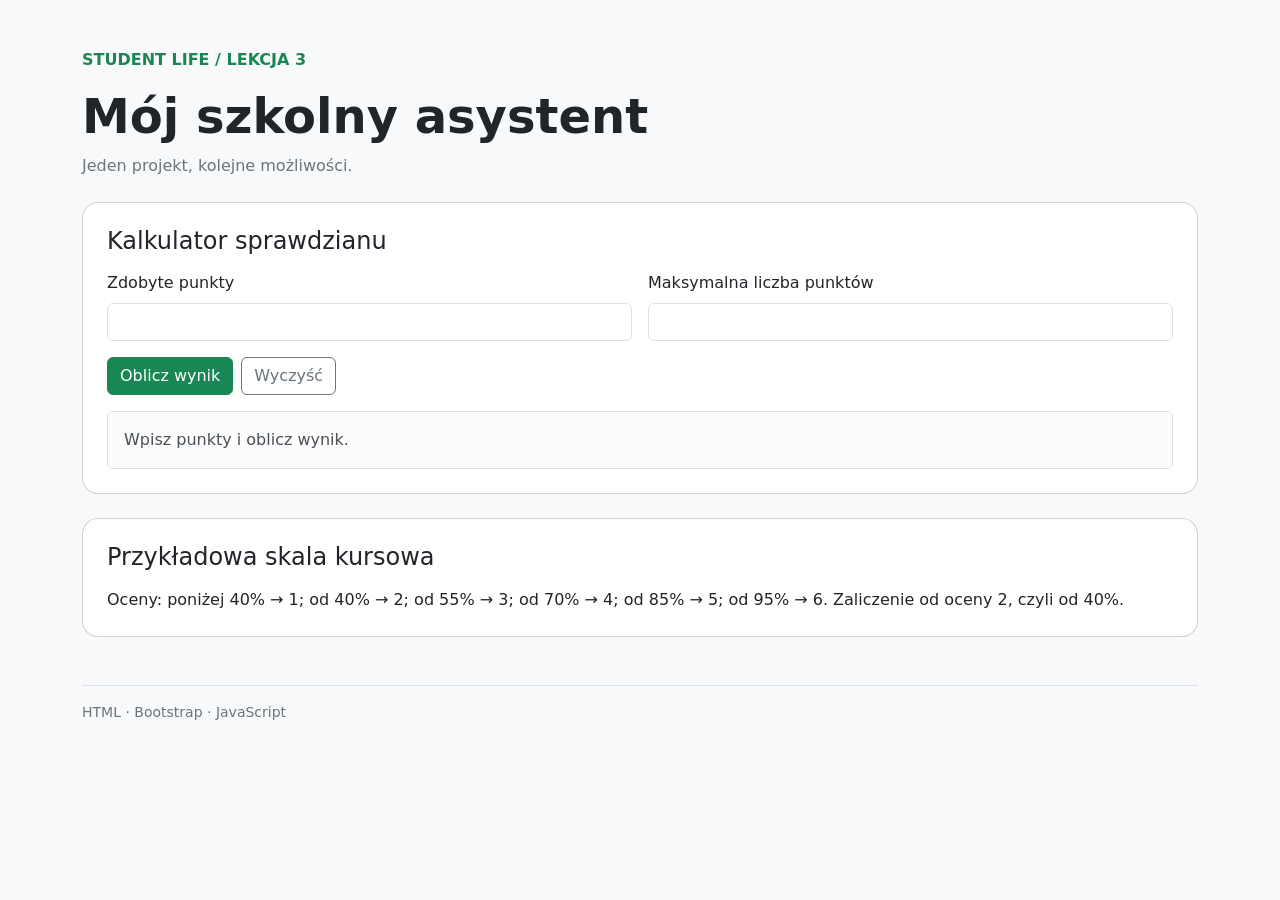
<file: archiwum-lekcji/lesson3/index.html>
<!doctype html>
<html lang="pl">
<head>
  <meta charset="utf-8">
  <meta name="viewport" content="width=device-width, initial-scale=1">
  <title>Student Life — Lekcja 3</title>
  <link href="https://cdn.jsdelivr.net/npm/bootstrap@5.3.8/dist/css/bootstrap.min.css" rel="stylesheet" integrity="sha384-sRIl4kxILFvY47J16cr9ZwB07vP4J8+LH7qKQnuqkuIAvNWLzeN8tE5YBujZqJLB" crossorigin="anonymous">
  <link rel="stylesheet" href="styles.css">
  <script src="script.js" defer></script>
</head>
<body class="bg-body-tertiary">
  <main class="container py-5">
    <header class="mb-4">
      <p class="text-success fw-semibold">STUDENT LIFE / LEKCJA 3</p>
      <h1 class="display-5 fw-bold">Mój szkolny asystent</h1>
      <p class="text-secondary">Jeden projekt, kolejne możliwości.</p>
    </header>
    <section class="card rounded-4 p-4 mb-4">
      <h2 class="h4 mb-3">Kalkulator sprawdzianu</h2>
      <div class="row g-3">
        <div class="col-sm-6">
        <label class="form-label d-block" for="points">Zdobyte punkty</label>
        <input class="form-control mb-3" id="points" type="number" min="0" step="any">
        </div>
        <div class="col-sm-6">
        <label class="form-label d-block" for="maxPoints">Maksymalna liczba punktów</label>
        <input class="form-control mb-3" id="maxPoints" type="number" min="0" step="any">
        </div>
      </div>
      <div class="d-flex flex-wrap gap-2">
        <button class="btn btn-success" onclick="calculateResult('')">Oblicz wynik</button>
        <button class="btn btn-outline-secondary" onclick="clearResult('')">Wyczyść</button>
      </div>
      <p id="result" class="alert alert-light border mt-3 mb-0" aria-live="polite">Wpisz punkty i oblicz wynik.</p>
    </section>    <section class="card rounded-4 p-4 mb-4">
      <h2 class="h4 mb-3">Przykładowa skala kursowa</h2>
      <p class="mb-0">Oceny: poniżej 40% → 1; od 40% → 2; od 55% → 3; od 70% → 4; od 85% → 5; od 95% → 6. Zaliczenie od oceny 2, czyli od 40%.</p>
    </section>
    <footer class="border-top mt-5 pt-3 small text-secondary">HTML · Bootstrap · JavaScript</footer>
  </main>
</body>
</html>
</file>
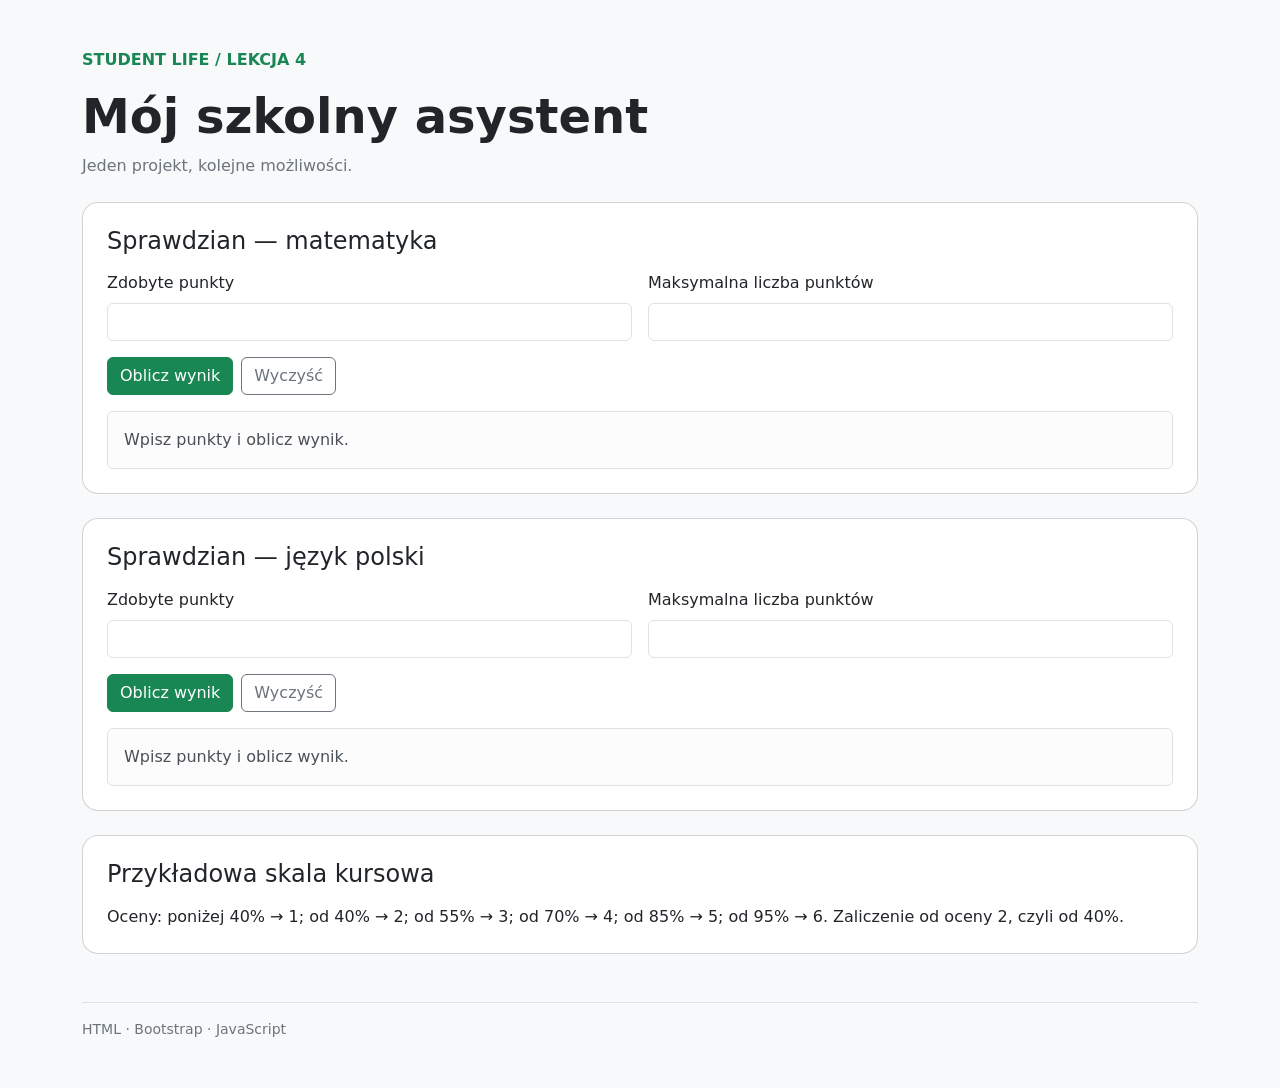
<file: archiwum-lekcji/lesson4/index.html>
<!doctype html>
<html lang="pl">
<head>
  <meta charset="utf-8">
  <meta name="viewport" content="width=device-width, initial-scale=1">
  <title>Student Life — Lekcja 4</title>
  <link href="https://cdn.jsdelivr.net/npm/bootstrap@5.3.8/dist/css/bootstrap.min.css" rel="stylesheet" integrity="sha384-sRIl4kxILFvY47J16cr9ZwB07vP4J8+LH7qKQnuqkuIAvNWLzeN8tE5YBujZqJLB" crossorigin="anonymous">
  <link rel="stylesheet" href="styles.css">
  <script src="script.js" defer></script>
</head>
<body class="bg-body-tertiary">
  <main class="container py-5">
    <header class="mb-4">
      <p class="text-success fw-semibold">STUDENT LIFE / LEKCJA 4</p>
      <h1 class="display-5 fw-bold">Mój szkolny asystent</h1>
      <p class="text-secondary">Jeden projekt, kolejne możliwości.</p>
    </header>
    <section class="card rounded-4 p-4 mb-4">
      <h2 class="h4 mb-3">Sprawdzian — matematyka</h2>
      <div class="row g-3">
        <div class="col-sm-6">
        <label class="form-label d-block" for="points">Zdobyte punkty</label>
        <input class="form-control mb-3" id="points" type="number" min="0" step="any">
        </div>
        <div class="col-sm-6">
        <label class="form-label d-block" for="maxPoints">Maksymalna liczba punktów</label>
        <input class="form-control mb-3" id="maxPoints" type="number" min="0" step="any">
        </div>
      </div>
      <div class="d-flex flex-wrap gap-2">
        <button class="btn btn-success" onclick="calculateResult('')">Oblicz wynik</button>
        <button class="btn btn-outline-secondary" onclick="clearResult('')">Wyczyść</button>
      </div>
      <p id="result" class="alert alert-light border mt-3 mb-0" aria-live="polite">Wpisz punkty i oblicz wynik.</p>
    </section>    <section class="card rounded-4 p-4 mb-4">
      <h2 class="h4 mb-3">Sprawdzian — język polski</h2>
      <div class="row g-3">
        <div class="col-sm-6">
        <label class="form-label d-block" for="polish-points">Zdobyte punkty</label>
        <input class="form-control mb-3" id="polish-points" type="number" min="0" step="any">
        </div>
        <div class="col-sm-6">
        <label class="form-label d-block" for="polish-maxPoints">Maksymalna liczba punktów</label>
        <input class="form-control mb-3" id="polish-maxPoints" type="number" min="0" step="any">
        </div>
      </div>
      <div class="d-flex flex-wrap gap-2">
        <button class="btn btn-success" onclick="calculateResult('polish-')">Oblicz wynik</button>
        <button class="btn btn-outline-secondary" onclick="clearResult('polish-')">Wyczyść</button>
      </div>
      <p id="polish-result" class="alert alert-light border mt-3 mb-0" aria-live="polite">Wpisz punkty i oblicz wynik.</p>
    </section>    <section class="card rounded-4 p-4 mb-4">
      <h2 class="h4 mb-3">Przykładowa skala kursowa</h2>
      <p class="mb-0">Oceny: poniżej 40% → 1; od 40% → 2; od 55% → 3; od 70% → 4; od 85% → 5; od 95% → 6. Zaliczenie od oceny 2, czyli od 40%.</p>
    </section>
    <footer class="border-top mt-5 pt-3 small text-secondary">HTML · Bootstrap · JavaScript</footer>
  </main>
</body>
</html>
</file>
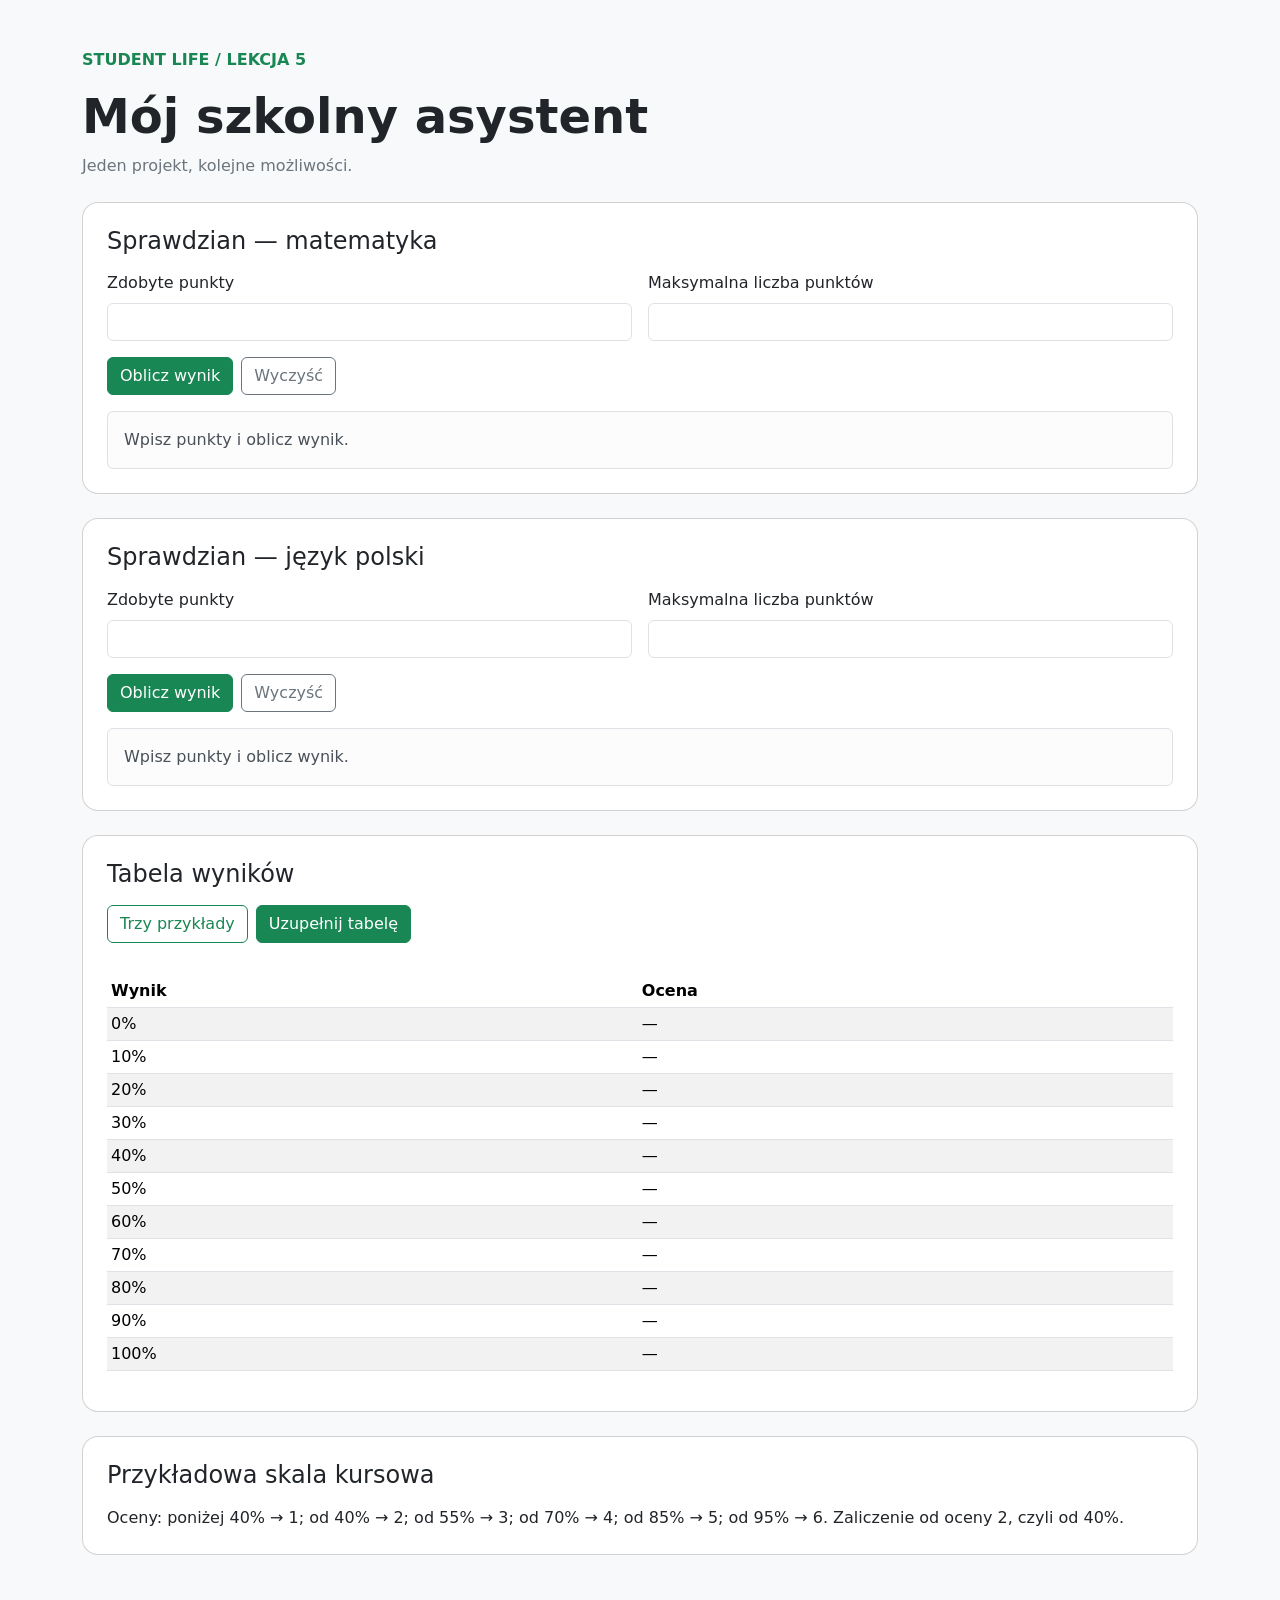
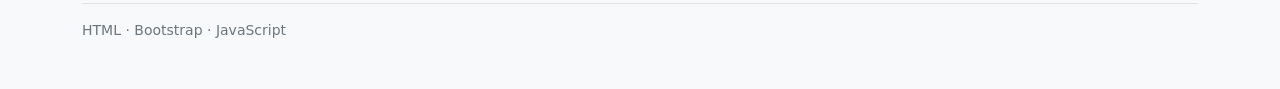
<file: archiwum-lekcji/lesson5/index.html>
<!doctype html>
<html lang="pl">
<head>
  <meta charset="utf-8">
  <meta name="viewport" content="width=device-width, initial-scale=1">
  <title>Student Life — Lekcja 5</title>
  <link href="https://cdn.jsdelivr.net/npm/bootstrap@5.3.8/dist/css/bootstrap.min.css" rel="stylesheet" integrity="sha384-sRIl4kxILFvY47J16cr9ZwB07vP4J8+LH7qKQnuqkuIAvNWLzeN8tE5YBujZqJLB" crossorigin="anonymous">
  <link rel="stylesheet" href="styles.css">
  <script src="script.js" defer></script>
</head>
<body class="bg-body-tertiary">
  <main class="container py-5">
    <header class="mb-4">
      <p class="text-success fw-semibold">STUDENT LIFE / LEKCJA 5</p>
      <h1 class="display-5 fw-bold">Mój szkolny asystent</h1>
      <p class="text-secondary">Jeden projekt, kolejne możliwości.</p>
    </header>
    <section class="card rounded-4 p-4 mb-4">
      <h2 class="h4 mb-3">Sprawdzian — matematyka</h2>
      <div class="row g-3">
        <div class="col-sm-6">
        <label class="form-label d-block" for="points">Zdobyte punkty</label>
        <input class="form-control mb-3" id="points" type="number" min="0" step="any">
        </div>
        <div class="col-sm-6">
        <label class="form-label d-block" for="maxPoints">Maksymalna liczba punktów</label>
        <input class="form-control mb-3" id="maxPoints" type="number" min="0" step="any">
        </div>
      </div>
      <div class="d-flex flex-wrap gap-2">
        <button class="btn btn-success" onclick="calculateResult('')">Oblicz wynik</button>
        <button class="btn btn-outline-secondary" onclick="clearResult('')">Wyczyść</button>
      </div>
      <p id="result" class="alert alert-light border mt-3 mb-0" aria-live="polite">Wpisz punkty i oblicz wynik.</p>
    </section>    <section class="card rounded-4 p-4 mb-4">
      <h2 class="h4 mb-3">Sprawdzian — język polski</h2>
      <div class="row g-3">
        <div class="col-sm-6">
        <label class="form-label d-block" for="polish-points">Zdobyte punkty</label>
        <input class="form-control mb-3" id="polish-points" type="number" min="0" step="any">
        </div>
        <div class="col-sm-6">
        <label class="form-label d-block" for="polish-maxPoints">Maksymalna liczba punktów</label>
        <input class="form-control mb-3" id="polish-maxPoints" type="number" min="0" step="any">
        </div>
      </div>
      <div class="d-flex flex-wrap gap-2">
        <button class="btn btn-success" onclick="calculateResult('polish-')">Oblicz wynik</button>
        <button class="btn btn-outline-secondary" onclick="clearResult('polish-')">Wyczyść</button>
      </div>
      <p id="polish-result" class="alert alert-light border mt-3 mb-0" aria-live="polite">Wpisz punkty i oblicz wynik.</p>
    </section>    <section class="card rounded-4 p-4 mb-4">
      <h2 class="h4 mb-3">Tabela wyników</h2>
      <div class="d-flex flex-wrap gap-2 mb-3">
        <button class="btn btn-outline-success" onclick="showExamples()">Trzy przykłady</button>
        <button class="btn btn-success" onclick="generateTable()">Uzupełnij tabelę</button>
      </div>
      <p id="examples" aria-live="polite"></p>
      <table class="table table-striped table-sm">
        <thead><tr><th scope="col">Wynik</th><th scope="col">Ocena</th></tr></thead>
        <tbody>
          <tr><td>0%</td><td id="table-grade-0">—</td></tr>
          <tr><td>10%</td><td id="table-grade-10">—</td></tr>
          <tr><td>20%</td><td id="table-grade-20">—</td></tr>
          <tr><td>30%</td><td id="table-grade-30">—</td></tr>
          <tr><td>40%</td><td id="table-grade-40">—</td></tr>
          <tr><td>50%</td><td id="table-grade-50">—</td></tr>
          <tr><td>60%</td><td id="table-grade-60">—</td></tr>
          <tr><td>70%</td><td id="table-grade-70">—</td></tr>
          <tr><td>80%</td><td id="table-grade-80">—</td></tr>
          <tr><td>90%</td><td id="table-grade-90">—</td></tr>
          <tr><td>100%</td><td id="table-grade-100">—</td></tr>
        </tbody>
      </table>
    </section>    <section class="card rounded-4 p-4 mb-4">
      <h2 class="h4 mb-3">Przykładowa skala kursowa</h2>
      <p class="mb-0">Oceny: poniżej 40% → 1; od 40% → 2; od 55% → 3; od 70% → 4; od 85% → 5; od 95% → 6. Zaliczenie od oceny 2, czyli od 40%.</p>
    </section>
    <footer class="border-top mt-5 pt-3 small text-secondary">HTML · Bootstrap · JavaScript</footer>
  </main>
</body>
</html>
</file>
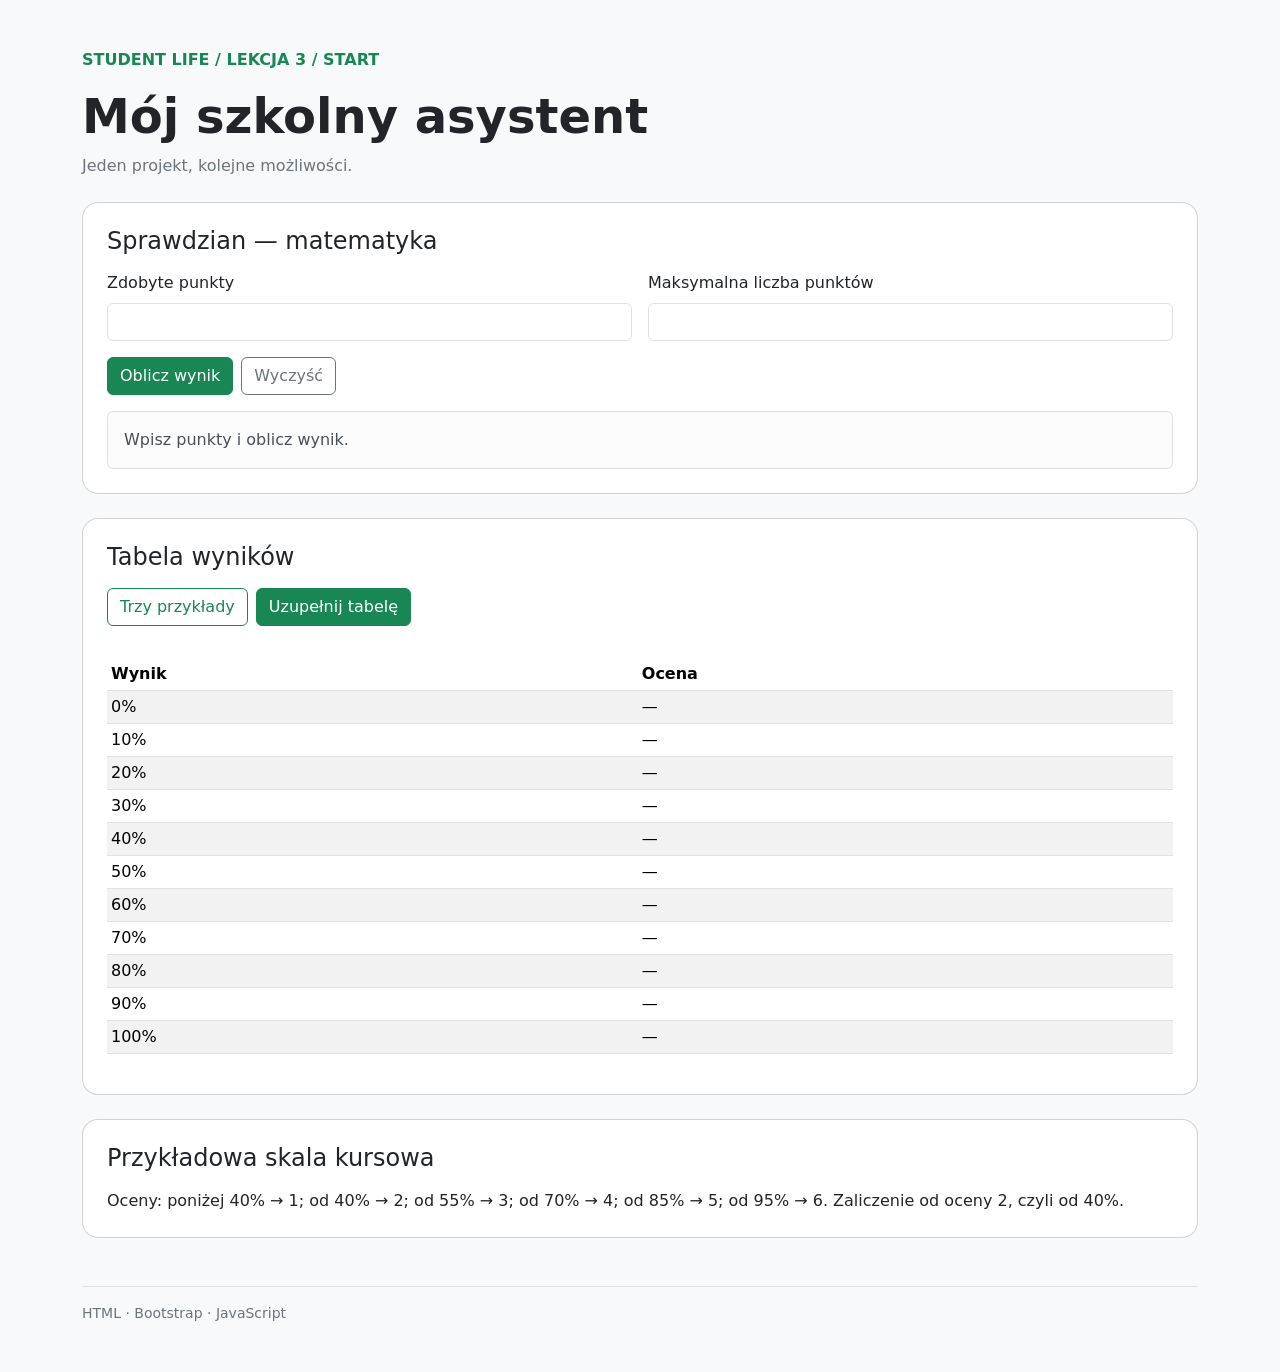
<file: lesson3/start/index.html>
<!doctype html>
<html lang="pl">
<head>
  <meta charset="utf-8">
  <meta name="viewport" content="width=device-width, initial-scale=1">
  <title>Student Life — Lekcja 3 — start</title>
  <link href="https://cdn.jsdelivr.net/npm/bootstrap@5.3.8/dist/css/bootstrap.min.css" rel="stylesheet" integrity="sha384-sRIl4kxILFvY47J16cr9ZwB07vP4J8+LH7qKQnuqkuIAvNWLzeN8tE5YBujZqJLB" crossorigin="anonymous">
  <link rel="stylesheet" href="styles.css">
  <script src="script.js" defer></script>
</head>
<body class="bg-body-tertiary">
  <main class="container py-5">
    <header class="mb-4">
      <p class="text-success fw-semibold">STUDENT LIFE / LEKCJA 3 / START</p>
      <h1 class="display-5 fw-bold">Mój szkolny asystent</h1>
      <p class="text-secondary">Jeden projekt, kolejne możliwości.</p>
    </header>
    <section class="card rounded-4 p-4 mb-4">
      <h2 class="h4 mb-3">Sprawdzian — matematyka</h2>
      <div class="row g-3">
        <div class="col-sm-6">
        <label class="form-label d-block" for="math-points">Zdobyte punkty</label>
        <input class="form-control mb-3" id="math-points" type="number" min="0" step="any">
        </div>
        <div class="col-sm-6">
        <label class="form-label d-block" for="math-maxPoints">Maksymalna liczba punktów</label>
        <input class="form-control mb-3" id="math-maxPoints" type="number" min="0" step="any">
        </div>
      </div>
      <div class="d-flex flex-wrap gap-2">
        <button class="btn btn-success" onclick="calculateResult('math-')">Oblicz wynik</button>
        <button class="btn btn-outline-secondary" onclick="clearResult('math-')">Wyczyść</button>
      </div>
      <p id="math-result" class="alert alert-light border mt-3 mb-0" aria-live="polite">Wpisz punkty i oblicz wynik.</p>
    </section>
    
    <section class="card rounded-4 p-4 mb-4">
      <h2 class="h4 mb-3">Tabela wyników</h2>
      <div class="d-flex flex-wrap gap-2 mb-3">
        <button class="btn btn-outline-success" onclick="showExamples()">Trzy przykłady</button>
        <button class="btn btn-success" onclick="generateTable()">Uzupełnij tabelę</button>
      </div>
      <p id="examples" aria-live="polite"></p>
      <table class="table table-striped table-sm">
        <thead><tr><th scope="col">Wynik</th><th scope="col">Ocena</th></tr></thead>
        <tbody>
          <tr><td>0%</td><td id="table-grade-0">—</td></tr>
          <tr><td>10%</td><td id="table-grade-10">—</td></tr>
          <tr><td>20%</td><td id="table-grade-20">—</td></tr>
          <tr><td>30%</td><td id="table-grade-30">—</td></tr>
          <tr><td>40%</td><td id="table-grade-40">—</td></tr>
          <tr><td>50%</td><td id="table-grade-50">—</td></tr>
          <tr><td>60%</td><td id="table-grade-60">—</td></tr>
          <tr><td>70%</td><td id="table-grade-70">—</td></tr>
          <tr><td>80%</td><td id="table-grade-80">—</td></tr>
          <tr><td>90%</td><td id="table-grade-90">—</td></tr>
          <tr><td>100%</td><td id="table-grade-100">—</td></tr>
        </tbody>
      </table>
    </section>

    <section class="card rounded-4 p-4 mb-4">
      <h2 class="h4 mb-3">Przykładowa skala kursowa</h2>
      <p class="mb-0">Oceny: poniżej 40% → 1; od 40% → 2; od 55% → 3; od 70% → 4; od 85% → 5; od 95% → 6. Zaliczenie od oceny 2, czyli od 40%.</p>
    </section>
    <footer class="border-top mt-5 pt-3 small text-secondary">HTML · Bootstrap · JavaScript</footer>
  </main>
</body>
</html>
</file>
<file: styles.css>
/* Wygląd i układ korzystają z klas Bootstrap w index.html. */
</file>
<file: lesson1/styles.css>
/* Wygląd i układ korzystają z klas Bootstrap w index.html. */
</file>
<file: lesson10/styles.css>
/* Bootstrap odpowiada za układ, odstępy, kolory i komponenty. */
/* Natywny dialog wymaga jedynie ograniczenia szerokości i tła. */
dialog { width: min(90vw, 28rem); }
dialog::backdrop { background: rgb(0 0 0 / 40%); }
</file>
<file: lesson2/styles.css>
/* Wygląd i układ korzystają z klas Bootstrap w index.html. */
</file>
<file: lesson3/styles.css>
/* Wygląd i układ korzystają z klas Bootstrap w index.html. */
</file>
<file: lesson4/styles.css>
/* Wygląd i układ korzystają z klas Bootstrap w index.html. */
</file>
<file: lesson5/styles.css>
/* Wygląd i układ korzystają z klas Bootstrap w index.html. */
</file>
<file: lesson6/styles.css>
/* Wygląd i układ korzystają z klas Bootstrap w index.html. */
</file>
<file: lesson7/styles.css>
/* Wygląd i układ korzystają z klas Bootstrap w index.html. */
</file>
<file: lesson8/styles.css>
/* Wygląd i układ korzystają z klas Bootstrap w index.html. */
</file>
<file: lesson9/styles.css>
/* Bootstrap odpowiada za układ, odstępy, kolory i komponenty. */
/* Natywny dialog wymaga jedynie ograniczenia szerokości i tła. */
dialog { width: min(90vw, 28rem); }
dialog::backdrop { background: rgb(0 0 0 / 40%); }
</file>
<file: archiwum-lekcji/lesson3/styles.css>
/* Wygląd i układ korzystają z klas Bootstrap w index.html. */
</file>
<file: archiwum-lekcji/lesson4/styles.css>
/* Wygląd i układ korzystają z klas Bootstrap w index.html. */
</file>
<file: archiwum-lekcji/lesson5/styles.css>
/* Wygląd i układ korzystają z klas Bootstrap w index.html. */
</file>
<file: lesson3/start/styles.css>
/* Wygląd i układ korzystają z klas Bootstrap w index.html. */
</file>
